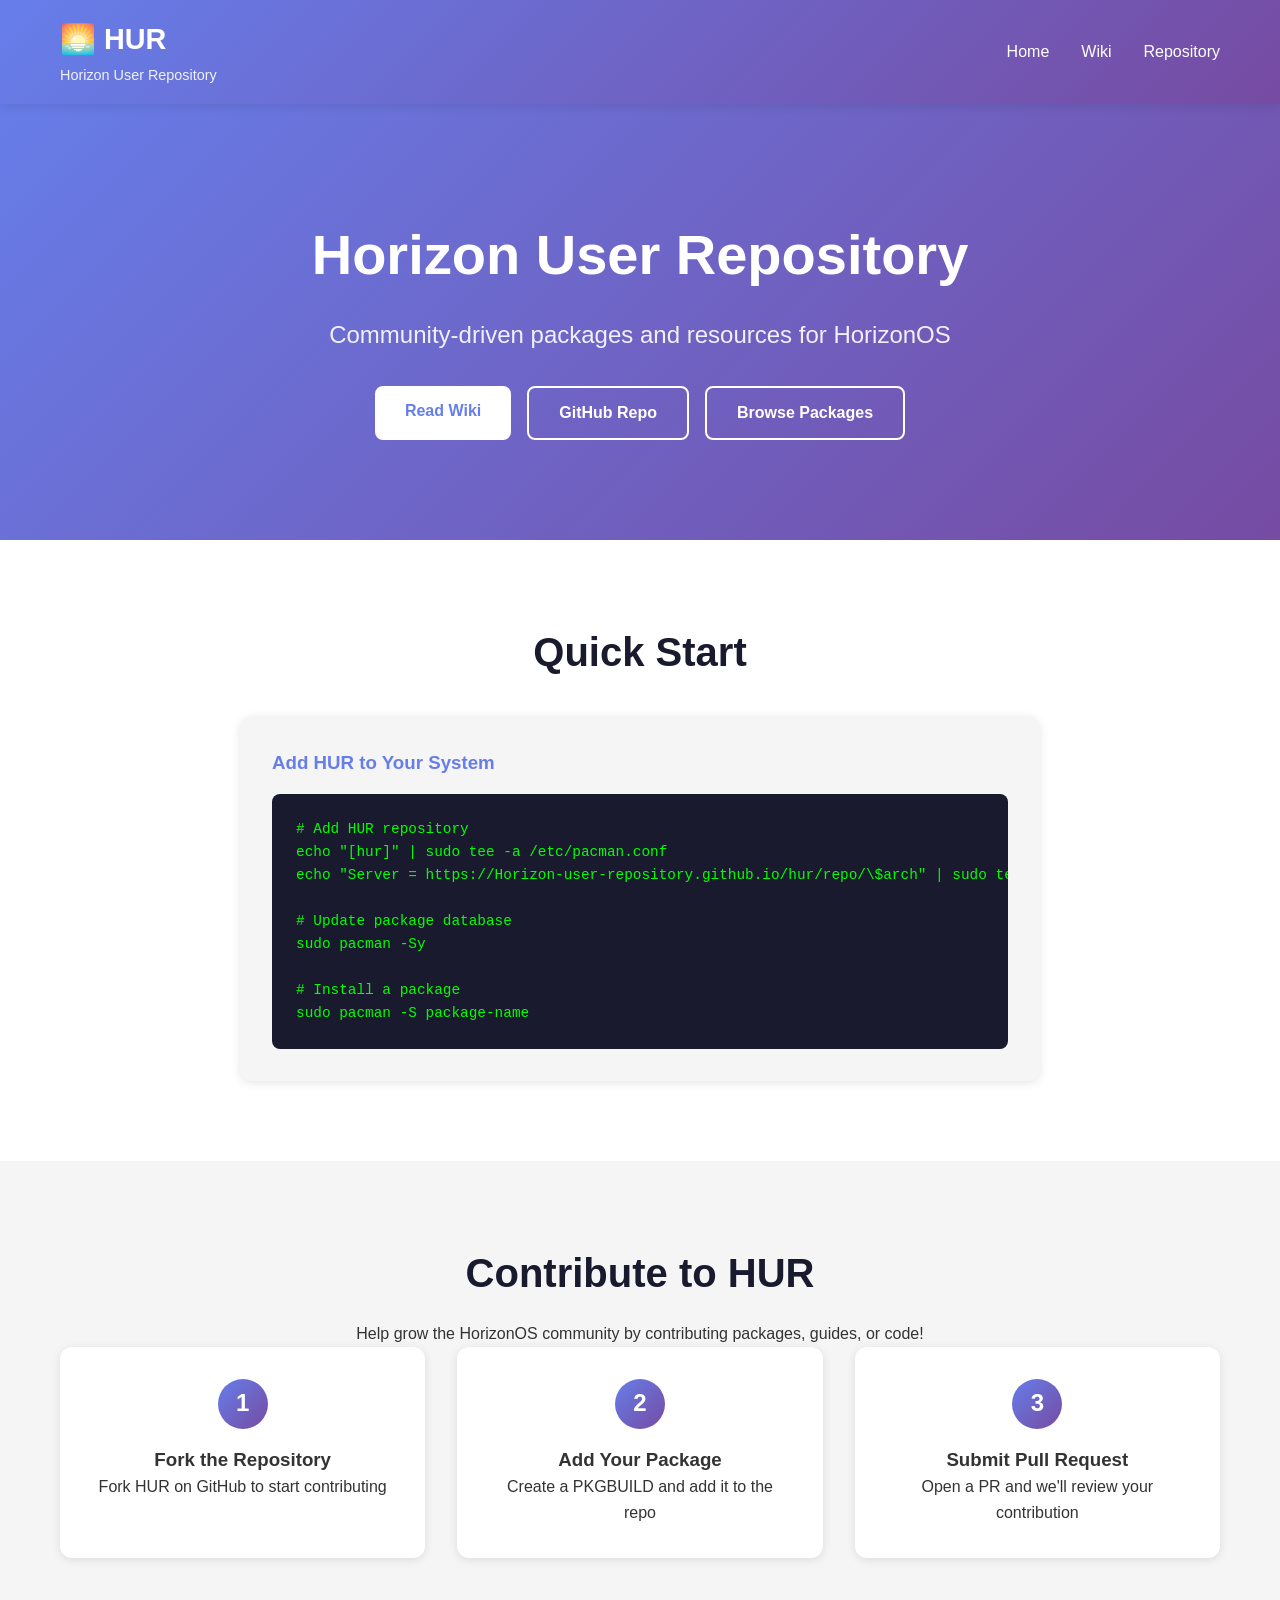
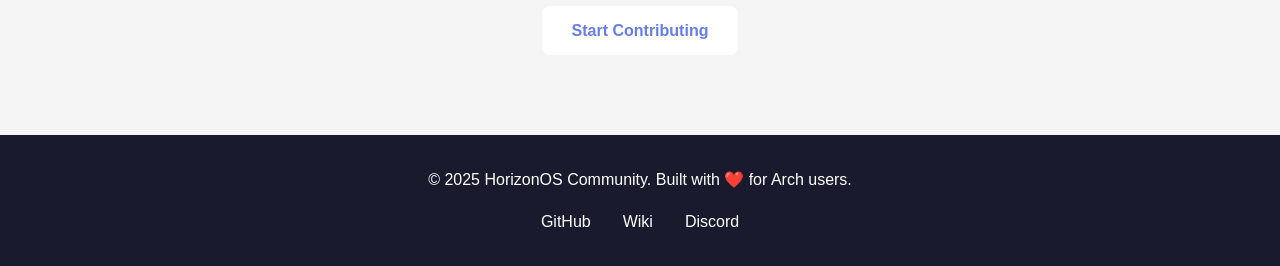
<file: index.html>
<!DOCTYPE html>
<html lang="en">
<head>
    <meta charset="UTF-8">
    <meta name="viewport" content="width=device-width, initial-scale=1.0">
    <title>HUR - Horizon User Repository</title>
    <link rel="stylesheet" href="assets/css/style.css">
</head>
<body>
    <nav class="navbar">
        <div class="container">
            <div class="nav-brand">
                <h1>🌅 HUR</h1>
                <span class="tagline">Horizon User Repository</span>
            </div>
            <ul class="nav-menu">
                <li><a href="#home">Home</a></li>
                <li><a href="wiki/">Wiki</a></li>
                <li><a href="https://github.com/Horizon-user-repository/hur">Repository</a></li>
            </ul>
        </div>
    </nav>

    <section id="home" class="hero">
        <div class="container">
            <h1 class="hero-title">Horizon User Repository</h1>
            <p class="hero-subtitle">Community-driven packages and resources for HorizonOS</p>
            <div class="hero-buttons">
                <a href="wiki/" class="btn btn-primary">Read Wiki</a>
                <a href="https://github.com/Horizon-user-repository/hur" class="btn btn-secondary">GitHub Repo</a>
                <a href="wiki/packages.html" class="btn btn-secondary">Browse Packages</a>
            </div>
        </div>
    </section>

    <section id="quick-start" class="quick-start">
        <div class="container">
            <h2>Quick Start</h2>
            <div class="installation-box">
                <h3>Add HUR to Your System</h3>
                <pre><code># Add HUR repository
echo "[hur]" | sudo tee -a /etc/pacman.conf
echo "Server = https://Horizon-user-repository.github.io/hur/repo/\$arch" | sudo tee -a /etc/pacman.conf

# Update package database
sudo pacman -Sy

# Install a package
sudo pacman -S package-name</code></pre>
            </div>
        </div>
    </section>

    <section id="contribute" class="contribute">
        <div class="container">
            <h2>Contribute to HUR</h2>
            <p>Help grow the HorizonOS community by contributing packages, guides, or code!</p>
            <div class="contribute-steps">
                <div class="step">
                    <div class="step-number">1</div>
                    <h3>Fork the Repository</h3>
                    <p>Fork HUR on GitHub to start contributing</p>
                </div>
                <div class="step">
                    <div class="step-number">2</div>
                    <h3>Add Your Package</h3>
                    <p>Create a PKGBUILD and add it to the repo</p>
                </div>
                <div class="step">
                    <div class="step-number">3</div>
                    <h3>Submit Pull Request</h3>
                    <p>Open a PR and we'll review your contribution</p>
                </div>
            </div>
            <a href="https://github.com/Horizon-user-repository/hur" class="btn btn-primary">Start Contributing</a>
        </div>
    </section>

    <footer>
        <div class="container">
            <p>&copy; 2025 HorizonOS Community. Built with ❤️ for Arch users.</p>
            <div class="social-links">
                <a href="https://github.com/yourusername/hur">GitHub</a>
                <a href="wiki/">Wiki</a>
                <a href="#">Discord</a>
            </div>
        </div>
    </footer>
</body>
</html>
</file>
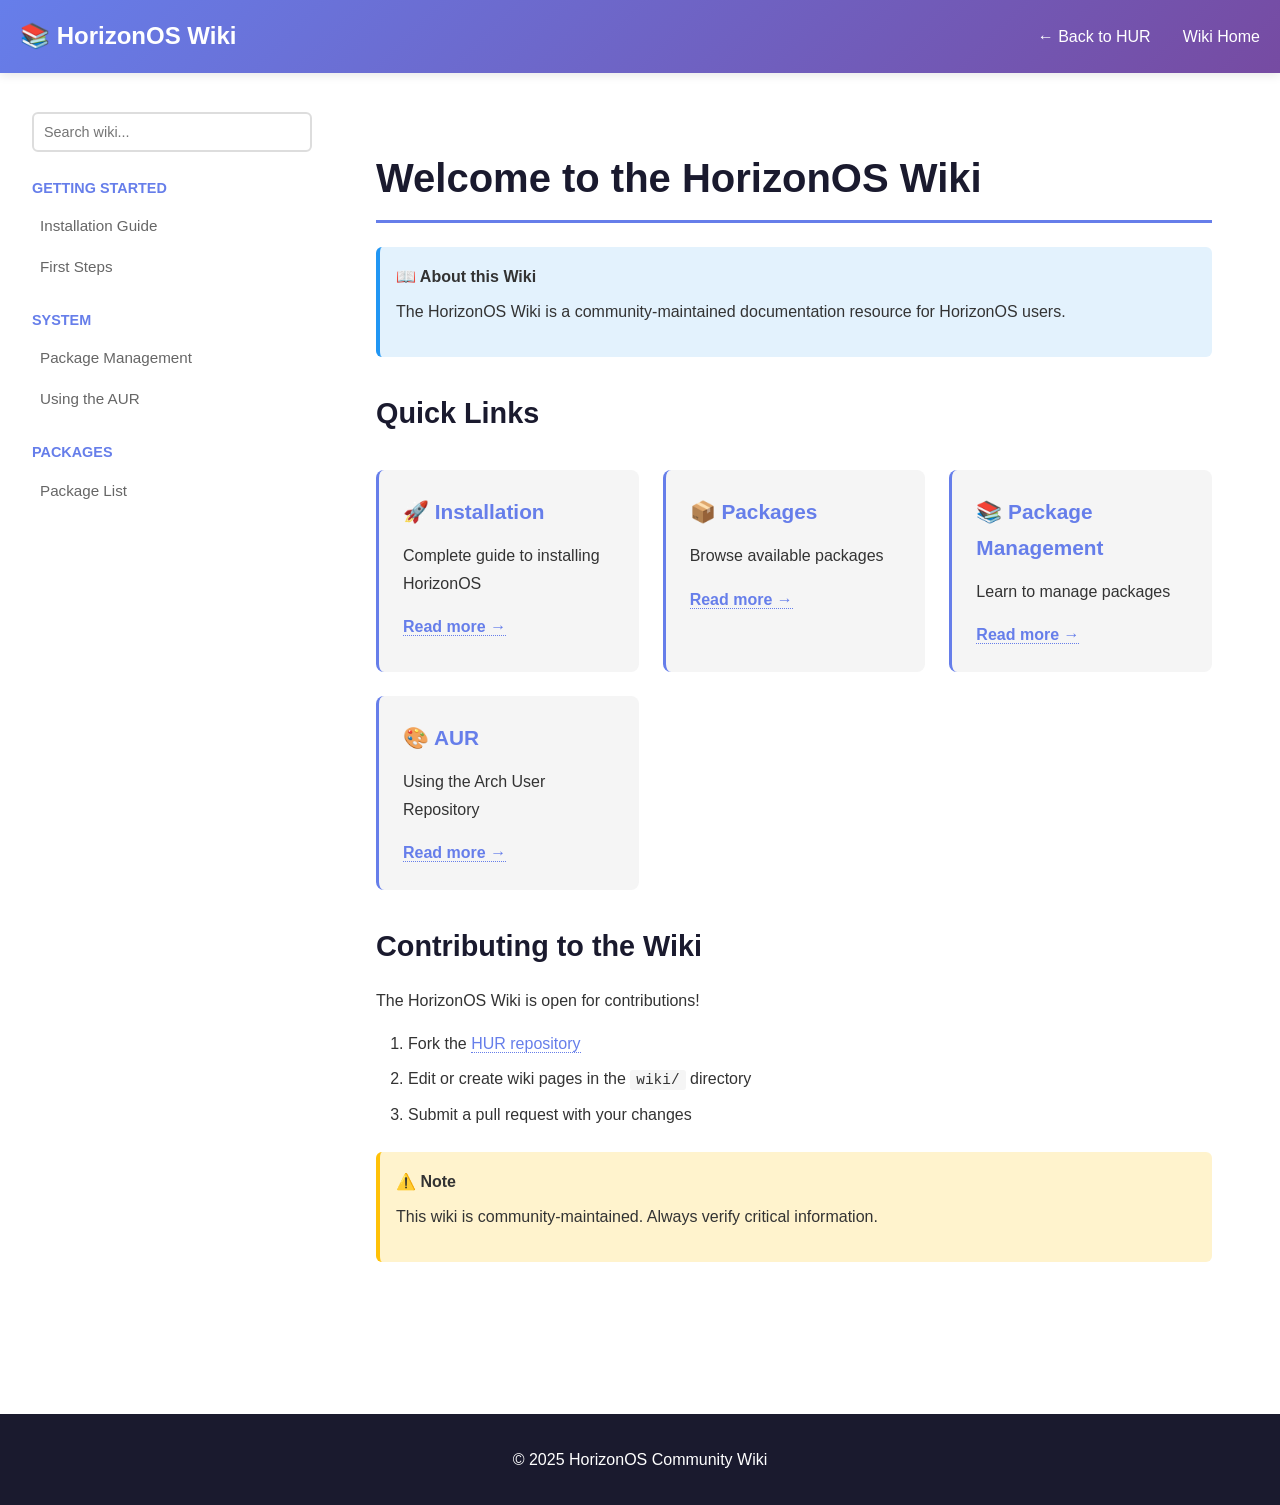
<file: wiki/index.html>
<!DOCTYPE html>
<html lang="en">
<head>
    <meta charset="UTF-8">
    <meta name="viewport" content="width=device-width, initial-scale=1.0">
    <title>HorizonOS Wiki</title>
    <link rel="stylesheet" href="../assets/css/wiki.css">
</head>
<body>
    <nav class="navbar">
        <div class="container">
            <div class="nav-brand">
                <h1>📚 HorizonOS Wiki</h1>
            </div>
            <ul class="nav-menu">
                <li><a href="../index.html">← Back to HUR</a></li>
                <li><a href="index.html">Wiki Home</a></li>
            </ul>
        </div>
    </nav>

    <div class="wiki-container">
        <aside class="sidebar">
            <div class="search-box">
                <input type="text" id="wiki-search" placeholder="Search wiki...">
            </div>
            <nav class="wiki-nav">
                <h3>Getting Started</h3>
                <ul>
                    <li><a href="installation.html">Installation Guide</a></li>
                    <li><a href="first-steps.html">First Steps</a></li>
                </ul>

                <h3>System</h3>
                <ul>
                    <li><a href="package-management.html">Package Management</a></li>
                    <li><a href="aur.html">Using the AUR</a></li>
                </ul>

                <h3>Packages</h3>
                <ul>
                    <li><a href="packages.html">Package List</a></li>
                </ul>
            </nav>
        </aside>

        <main class="wiki-content">
            <h1>Welcome to the HorizonOS Wiki</h1>
            
            <div class="info-box">
                <strong>📖 About this Wiki</strong>
                <p>The HorizonOS Wiki is a community-maintained documentation resource for HorizonOS users.</p>
            </div>

            <h2>Quick Links</h2>
            <div class="card-grid">
                <div class="wiki-card">
                    <h3>🚀 Installation</h3>
                    <p>Complete guide to installing HorizonOS</p>
                    <a href="installation.html">Read more →</a>
                </div>
                <div class="wiki-card">
                    <h3>📦 Packages</h3>
                    <p>Browse available packages</p>
                    <a href="packages.html">Read more →</a>
                </div>
                <div class="wiki-card">
                    <h3>📚 Package Management</h3>
                    <p>Learn to manage packages</p>
                    <a href="package-management.html">Read more →</a>
                </div>
                <div class="wiki-card">
                    <h3>🎨 AUR</h3>
                    <p>Using the Arch User Repository</p>
                    <a href="aur.html">Read more →</a>
                </div>
            </div>

            <h2>Contributing to the Wiki</h2>
            <p>The HorizonOS Wiki is open for contributions!</p>
            <ol>
                <li>Fork the <a href="https://github.com/Horizon-user-repository/hur">HUR repository</a></li>
                <li>Edit or create wiki pages in the <code>wiki/</code> directory</li>
                <li>Submit a pull request with your changes</li>
            </ol>

            <div class="warning-box">
                <strong>⚠️ Note</strong>
                <p>This wiki is community-maintained. Always verify critical information.</p>
            </div>
        </main>
    </div>

    <footer>
        <div class="container">
            <p>&copy; 2025 HorizonOS Community Wiki</p>
        </div>
    </footer>
</body>
</html>
</file>
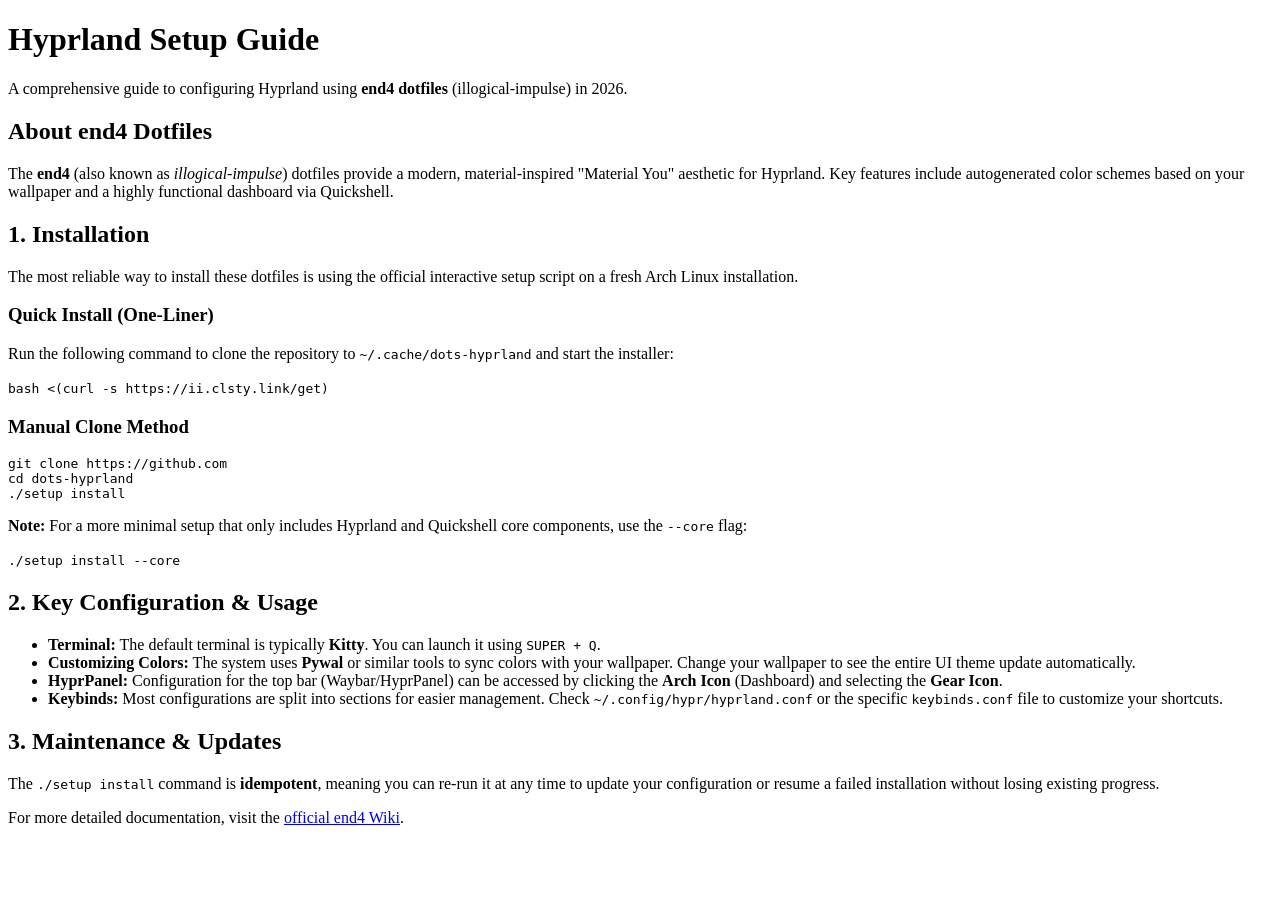
<file: guides/hyprland-setup.html>
<!DOCTYPE html>
<html lang="en">
<head>
    <meta charset="UTF-8">
    <meta name="viewport" content="width=device-width, initial-scale=1.0">
    <title>Hyprland Setup Guide: End4 Dotfiles</title>
</head>
<body>
    <header>
        <h1>Hyprland Setup Guide</h1>
        <p>A comprehensive guide to configuring Hyprland using <strong>end4 dotfiles</strong> (illogical-impulse) in 2026.</p>
    </header>

    <section id="introduction">
        <h2>About end4 Dotfiles</h2>
        <p>The <strong>end4</strong> (also known as <em>illogical-impulse</em>) dotfiles provide a modern, material-inspired "Material You" aesthetic for Hyprland. Key features include autogenerated color schemes based on your wallpaper and a highly functional dashboard via Quickshell.</p>
    </section>

    <section id="installation">
        <h2>1. Installation</h2>
        <p>The most reliable way to install these dotfiles is using the official interactive setup script on a fresh Arch Linux installation.</p>
        
        <h3>Quick Install (One-Liner)</h3>
        <p>Run the following command to clone the repository to <code>~/.cache/dots-hyprland</code> and start the installer:</p>
        <code>bash &lt;(curl -s https://ii.clsty.link/get)</code>

        <h3>Manual Clone Method</h3>
        <pre>
git clone https://github.com
cd dots-hyprland
./setup install</pre>
        
        <p><strong>Note:</strong> For a more minimal setup that only includes Hyprland and Quickshell core components, use the <code>--core</code> flag:</p>
        <code>./setup install --core</code>
    </section>

    <section id="configuration">
        <h2>2. Key Configuration & Usage</h2>
        <ul>
            <li><strong>Terminal:</strong> The default terminal is typically <strong>Kitty</strong>. You can launch it using <code>SUPER + Q</code>.</li>
            <li><strong>Customizing Colors:</strong> The system uses <strong>Pywal</strong> or similar tools to sync colors with your wallpaper. Change your wallpaper to see the entire UI theme update automatically.</li>
            <li><strong>HyprPanel:</strong> Configuration for the top bar (Waybar/HyprPanel) can be accessed by clicking the <strong>Arch Icon</strong> (Dashboard) and selecting the <strong>Gear Icon</strong>.</li>
            <li><strong>Keybinds:</strong> Most configurations are split into sections for easier management. Check <code>~/.config/hypr/hyprland.conf</code> or the specific <code>keybinds.conf</code> file to customize your shortcuts.</li>
        </ul>
    </section>

    <section id="maintenance">
        <h2>3. Maintenance & Updates</h2>
        <p>The <code>./setup install</code> command is <strong>idempotent</strong>, meaning you can re-run it at any time to update your configuration or resume a failed installation without losing existing progress.</p>
    </section>

    <footer>
        <p>For more detailed documentation, visit the <a href="https://end-4.github.io">official end4 Wiki</a>.</p>
    </footer>
</body>
</html>
</file>
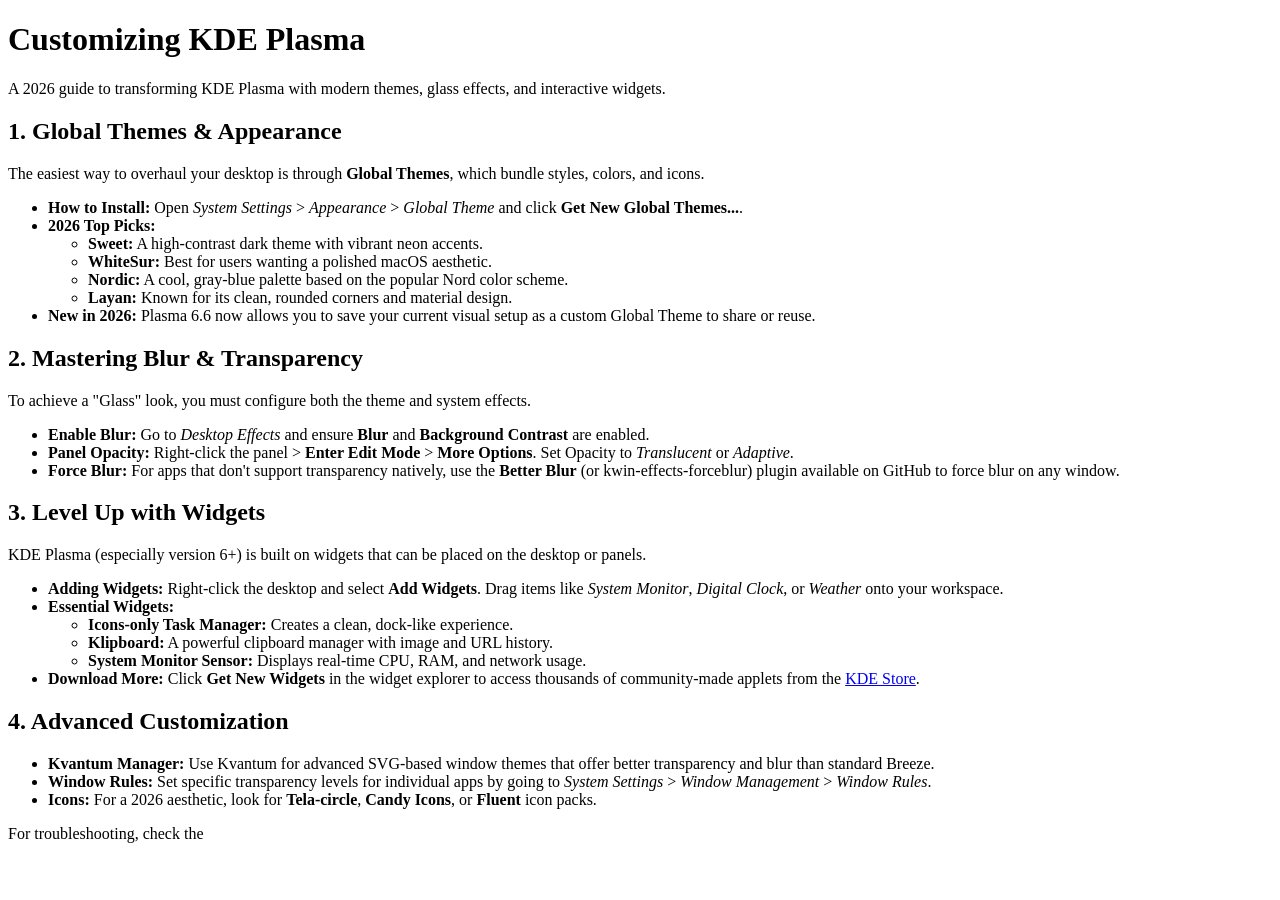
<file: guides/plasma-customization.html>
<!DOCTYPE html>
<html lang="en">
<head>
    <meta charset="UTF-8">
    <meta name="viewport" content="width=device-width, initial-scale=1.0">
    <title>Customizing KDE Plasma 2026: Themes & Widgets</title>
</head>
<body>
    <header>
        <h1>Customizing KDE Plasma</h1>
        <p>A 2026 guide to transforming KDE Plasma with modern themes, glass effects, and interactive widgets.</p>
    </header>

    <section id="global-themes">
        <h2>1. Global Themes & Appearance</h2>
        <p>The easiest way to overhaul your desktop is through <strong>Global Themes</strong>, which bundle styles, colors, and icons.</p>
        <ul>
            <li><strong>How to Install:</strong> Open <em>System Settings</em> > <em>Appearance</em> > <em>Global Theme</em> and click <strong>Get New Global Themes...</strong>.</li>
            <li><strong>2026 Top Picks:</strong>
                <ul>
                    <li><strong>Sweet:</strong> A high-contrast dark theme with vibrant neon accents.</li>
                    <li><strong>WhiteSur:</strong> Best for users wanting a polished macOS aesthetic.</li>
                    <li><strong>Nordic:</strong> A cool, gray-blue palette based on the popular Nord color scheme.</li>
                    <li><strong>Layan:</strong> Known for its clean, rounded corners and material design.</li>
                </ul>
            </li>
            <li><strong>New in 2026:</strong> Plasma 6.6 now allows you to save your current visual setup as a custom Global Theme to share or reuse.</li>
        </ul>
    </section>

    <section id="blur-transparency">
        <h2>2. Mastering Blur & Transparency</h2>
        <p>To achieve a "Glass" look, you must configure both the theme and system effects.</p>
        <ul>
            <li><strong>Enable Blur:</strong> Go to <em>Desktop Effects</em> and ensure <strong>Blur</strong> and <strong>Background Contrast</strong> are enabled.</li>
            <li><strong>Panel Opacity:</strong> Right-click the panel > <strong>Enter Edit Mode</strong> > <strong>More Options</strong>. Set Opacity to <em>Translucent</em> or <em>Adaptive</em>.</li>
            <li><strong>Force Blur:</strong> For apps that don't support transparency natively, use the <strong>Better Blur</strong> (or kwin-effects-forceblur) plugin available on GitHub to force blur on any window.</li>
        </ul>
    </section>

    <section id="widgets">
        <h2>3. Level Up with Widgets</h2>
        <p>KDE Plasma (especially version 6+) is built on widgets that can be placed on the desktop or panels.</p>
        <ul>
            <li><strong>Adding Widgets:</strong> Right-click the desktop and select <strong>Add Widgets</strong>. Drag items like <em>System Monitor</em>, <em>Digital Clock</em>, or <em>Weather</em> onto your workspace.</li>
            <li><strong>Essential Widgets:</strong>
                <ul>
                    <li><strong>Icons-only Task Manager:</strong> Creates a clean, dock-like experience.</li>
                    <li><strong>Klipboard:</strong> A powerful clipboard manager with image and URL history.</li>
                    <li><strong>System Monitor Sensor:</strong> Displays real-time CPU, RAM, and network usage.</li>
                </ul>
            </li>
            <li><strong>Download More:</strong> Click <strong>Get New Widgets</strong> in the widget explorer to access thousands of community-made applets from the <a href="https://store.kde.org/">KDE Store</a>.</li>
        </ul>
    </section>

    <section id="advanced">
        <h2>4. Advanced Customization</h2>
        <ul>
            <li><strong>Kvantum Manager:</strong> Use Kvantum for advanced SVG-based window themes that offer better transparency and blur than standard Breeze.</li>
            <li><strong>Window Rules:</strong> Set specific transparency levels for individual apps by going to <em>System Settings</em> > <em>Window Management</em> > <em>Window Rules</em>.</li>
            <li><strong>Icons:</strong> For a 2026 aesthetic, look for <strong>Tela-circle</strong>, <strong>Candy Icons</strong>, or <strong>Fluent</strong> icon packs.</li>
        </ul>
    </section>

    <footer>
        <p>For troubleshooting, check the <a href="
</file>
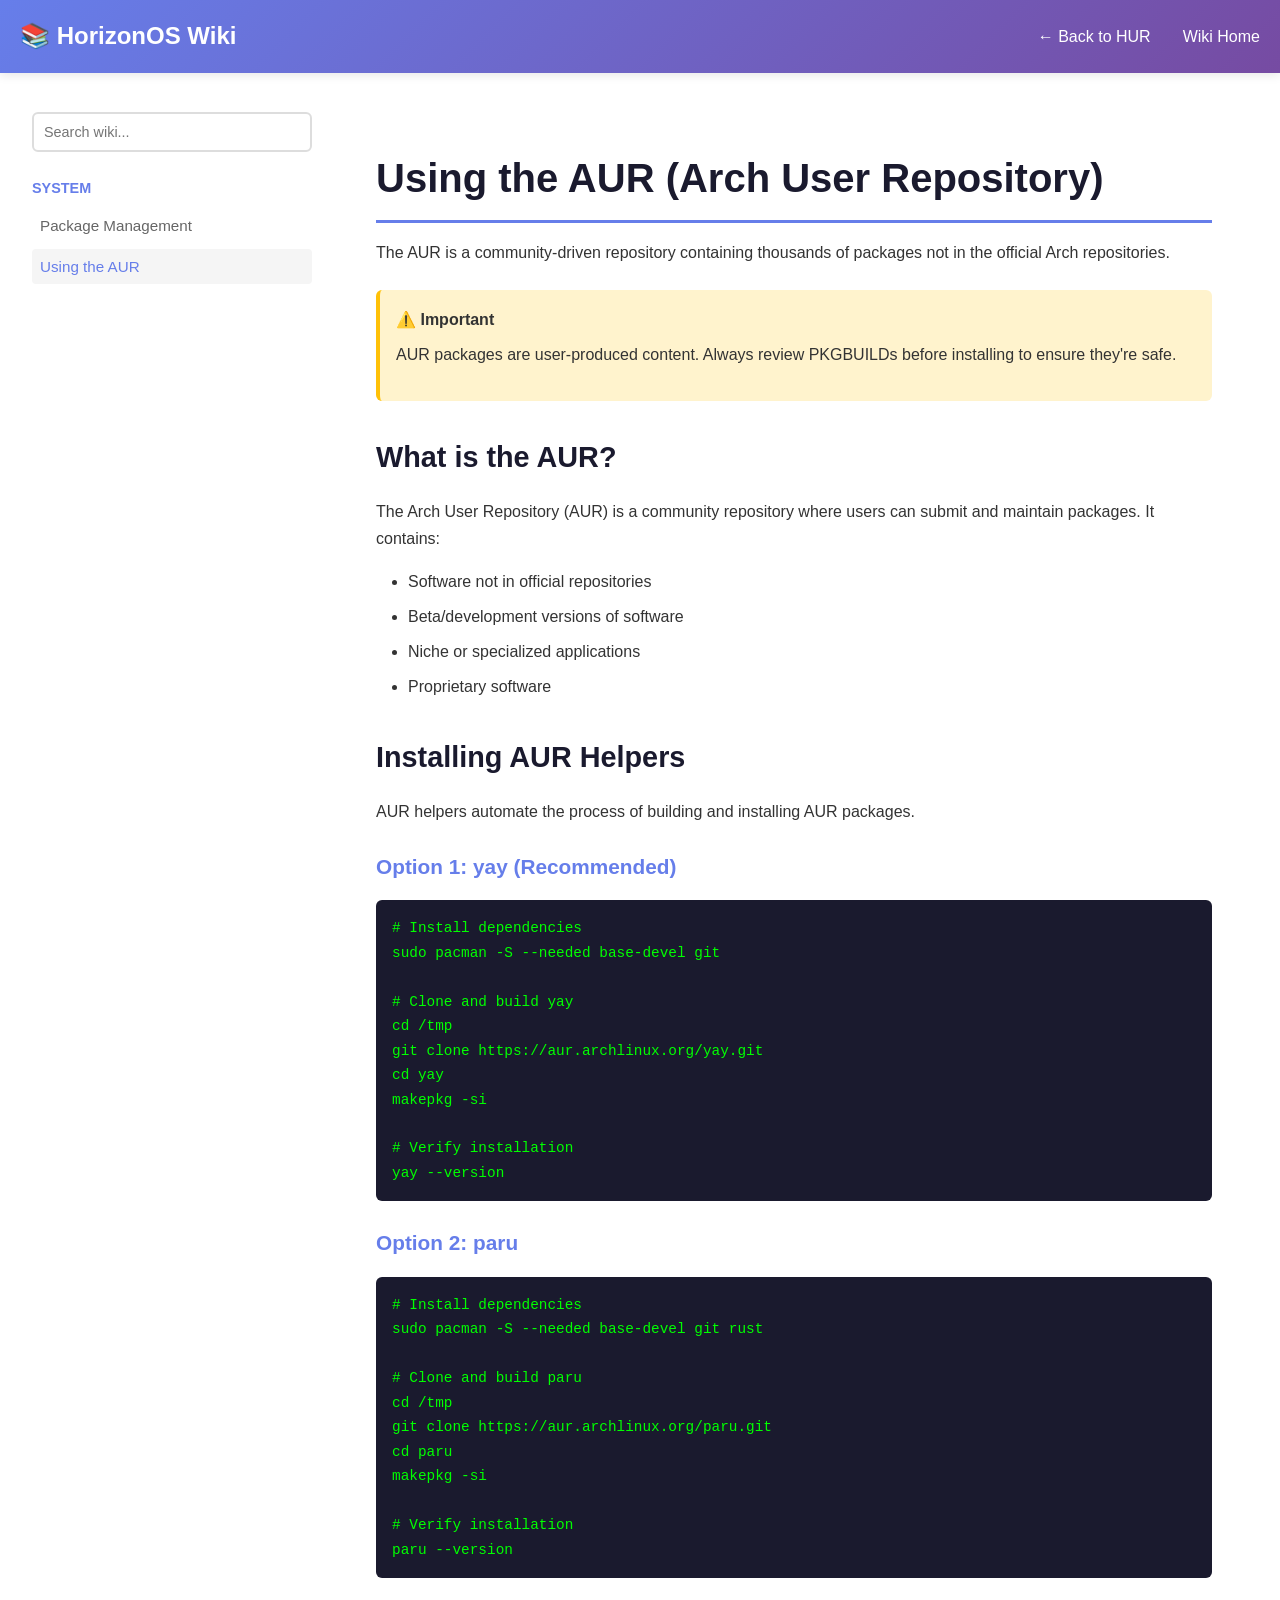
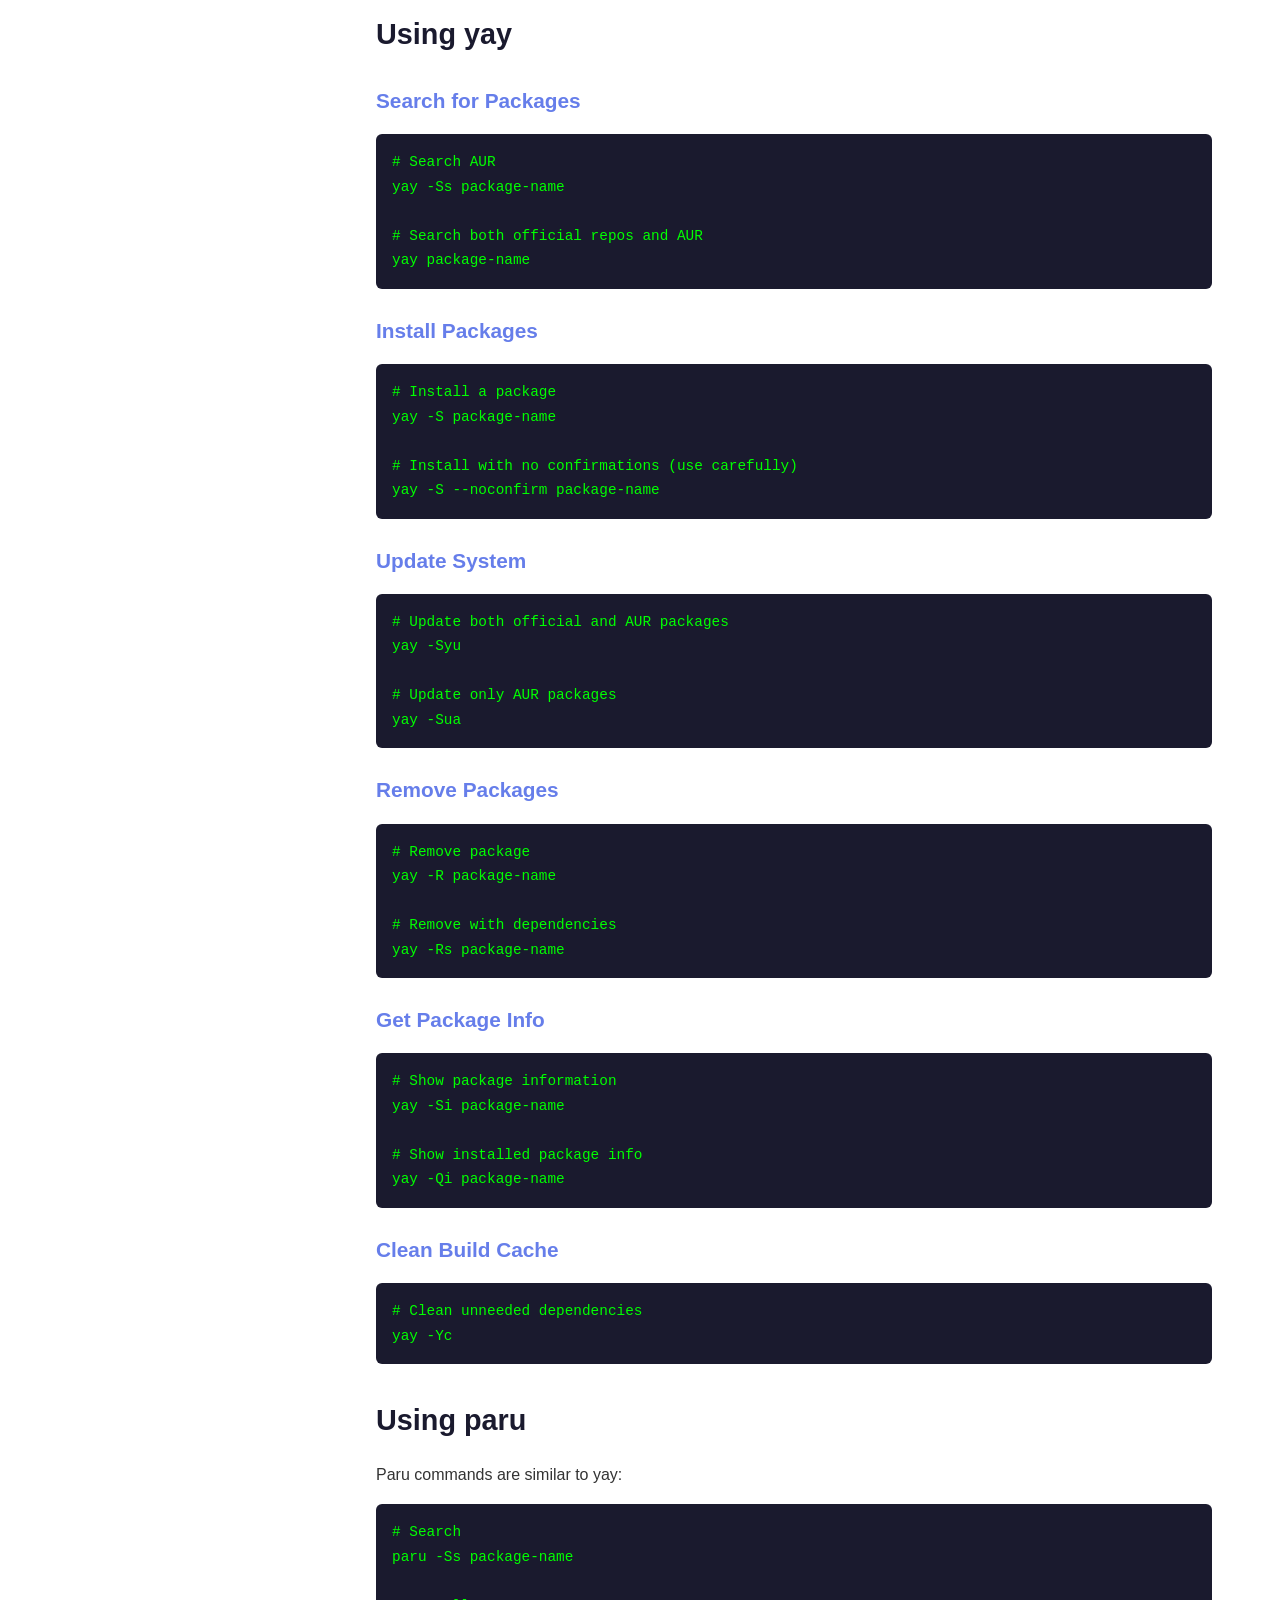
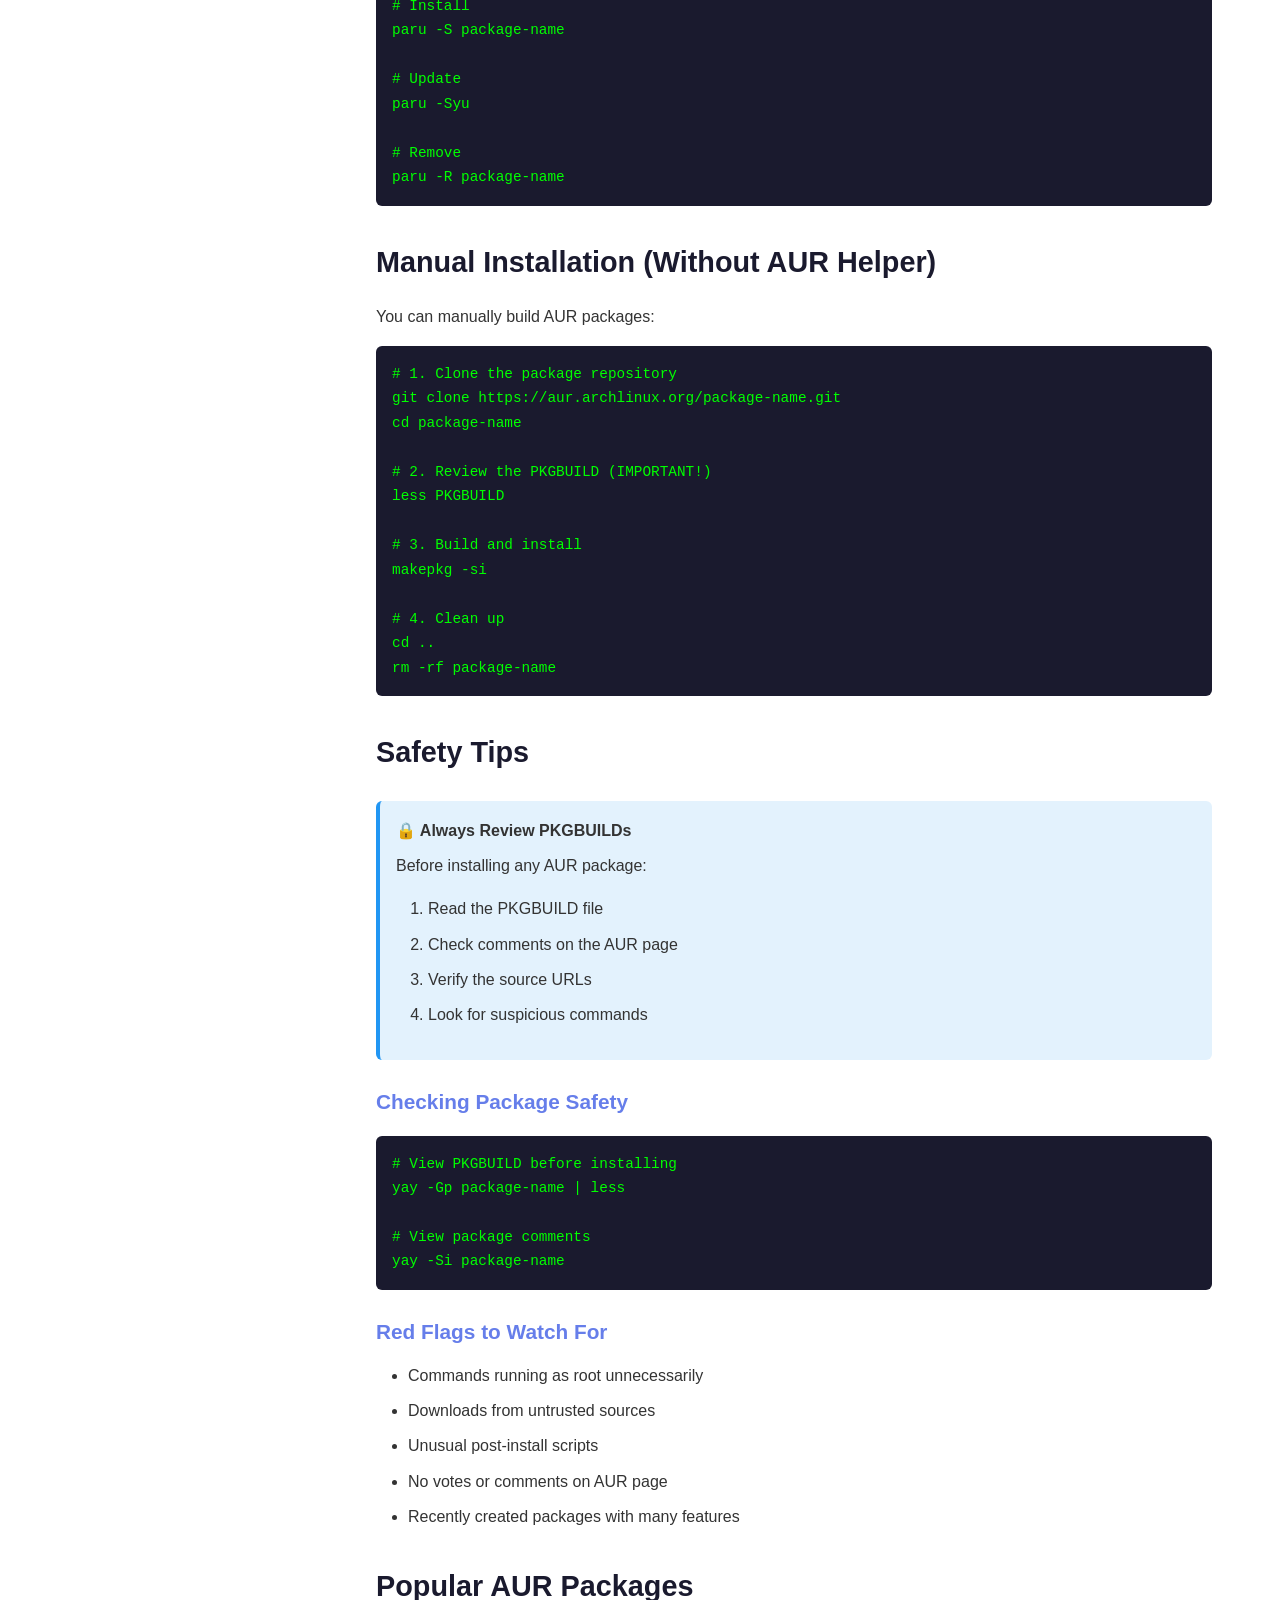
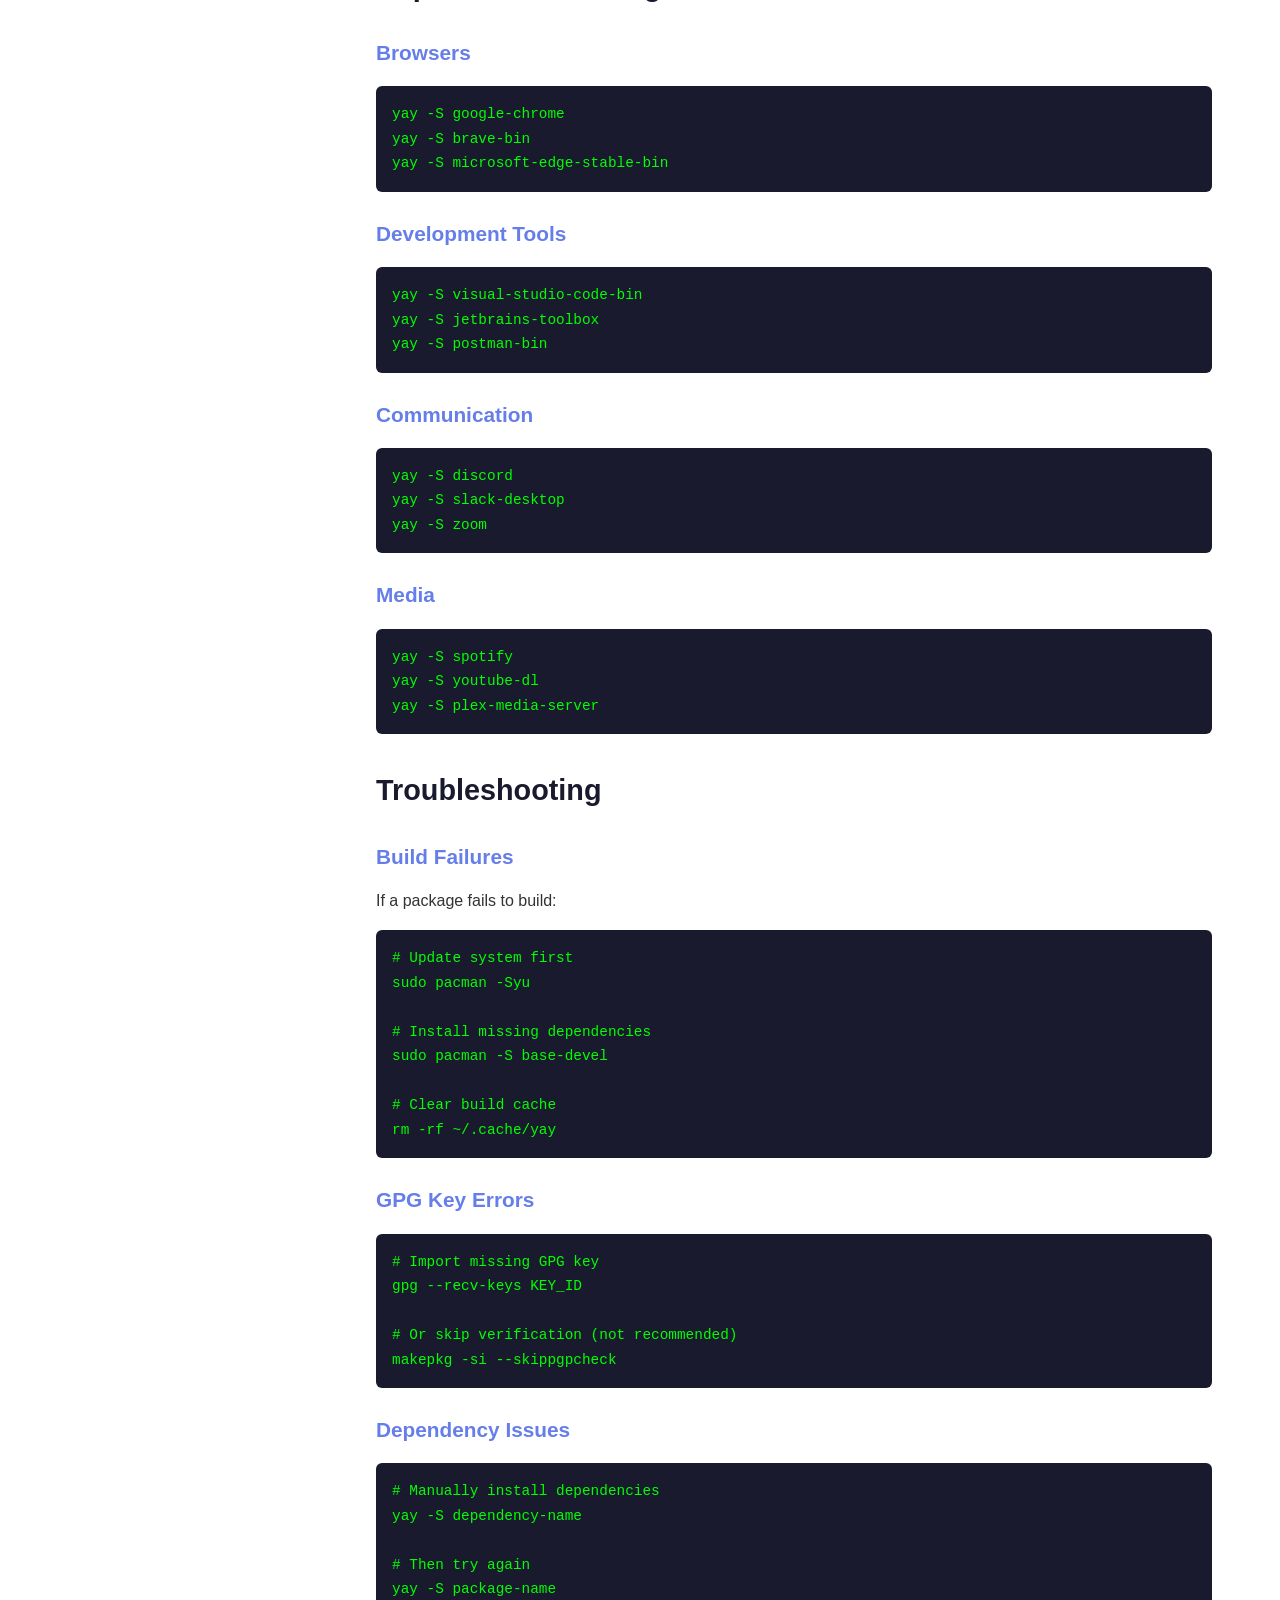
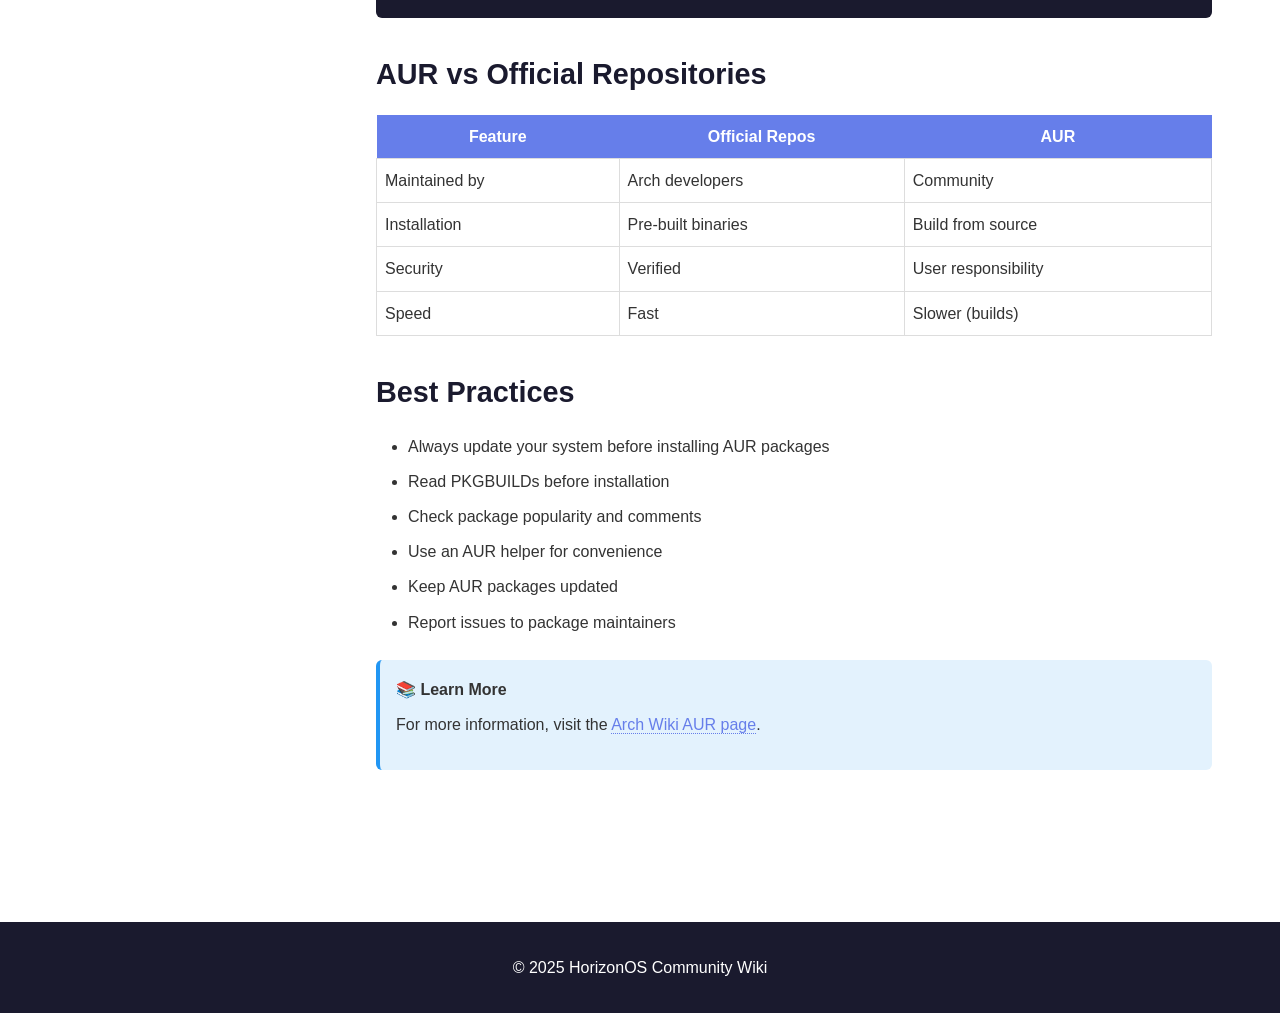
<file: wiki/aur.html>
<!DOCTYPE html>
<html lang="en">
<head>
    <meta charset="UTF-8">
    <meta name="viewport" content="width=device-width, initial-scale=1.0">
    <title>Using the AUR - HorizonOS Wiki</title>
    <link rel="stylesheet" href="../assets/css/wiki.css">
</head>
<body>
    <nav class="navbar">
        <div class="container">
            <div class="nav-brand">
                <h1>📚 HorizonOS Wiki</h1>
            </div>
            <ul class="nav-menu">
                <li><a href="../index.html">← Back to HUR</a></li>
                <li><a href="index.html">Wiki Home</a></li>
            </ul>
        </div>
    </nav>

    <div class="wiki-container">
        <aside class="sidebar">
            <div class="search-box">
                <input type="text" placeholder="Search wiki...">
            </div>
            <nav class="wiki-nav">
                <h3>System</h3>
                <ul>
                    <li><a href="package-management.html">Package Management</a></li>
                    <li><a href="aur.html" style="background: var(--light); color: var(--primary);">Using the AUR</a></li>
                </ul>
            </nav>
        </aside>

        <main class="wiki-content">
            <h1>Using the AUR (Arch User Repository)</h1>
            
            <p>The AUR is a community-driven repository containing thousands of packages not in the official Arch repositories.</p>

            <div class="warning-box">
                <strong>⚠️ Important</strong>
                <p>AUR packages are user-produced content. Always review PKGBUILDs before installing to ensure they're safe.</p>
            </div>

            <h2>What is the AUR?</h2>
            <p>The Arch User Repository (AUR) is a community repository where users can submit and maintain packages. It contains:</p>
            <ul>
                <li>Software not in official repositories</li>
                <li>Beta/development versions of software</li>
                <li>Niche or specialized applications</li>
                <li>Proprietary software</li>
            </ul>

            <h2>Installing AUR Helpers</h2>
            <p>AUR helpers automate the process of building and installing AUR packages.</p>

            <h3>Option 1: yay (Recommended)</h3>
            <pre><code># Install dependencies
sudo pacman -S --needed base-devel git

# Clone and build yay
cd /tmp
git clone https://aur.archlinux.org/yay.git
cd yay
makepkg -si

# Verify installation
yay --version</code></pre>

            <h3>Option 2: paru</h3>
            <pre><code># Install dependencies
sudo pacman -S --needed base-devel git rust

# Clone and build paru
cd /tmp
git clone https://aur.archlinux.org/paru.git
cd paru
makepkg -si

# Verify installation
paru --version</code></pre>

            <h2>Using yay</h2>

            <h3>Search for Packages</h3>
            <pre><code># Search AUR
yay -Ss package-name

# Search both official repos and AUR
yay package-name</code></pre>

            <h3>Install Packages</h3>
            <pre><code># Install a package
yay -S package-name

# Install with no confirmations (use carefully)
yay -S --noconfirm package-name</code></pre>

            <h3>Update System</h3>
            <pre><code># Update both official and AUR packages
yay -Syu

# Update only AUR packages
yay -Sua</code></pre>

            <h3>Remove Packages</h3>
            <pre><code># Remove package
yay -R package-name

# Remove with dependencies
yay -Rs package-name</code></pre>

            <h3>Get Package Info</h3>
            <pre><code># Show package information
yay -Si package-name

# Show installed package info
yay -Qi package-name</code></pre>

            <h3>Clean Build Cache</h3>
            <pre><code># Clean unneeded dependencies
yay -Yc</code></pre>

            <h2>Using paru</h2>
            <p>Paru commands are similar to yay:</p>
            <pre><code># Search
paru -Ss package-name

# Install
paru -S package-name

# Update
paru -Syu

# Remove
paru -R package-name</code></pre>

            <h2>Manual Installation (Without AUR Helper)</h2>
            <p>You can manually build AUR packages:</p>
            <pre><code># 1. Clone the package repository
git clone https://aur.archlinux.org/package-name.git
cd package-name

# 2. Review the PKGBUILD (IMPORTANT!)
less PKGBUILD

# 3. Build and install
makepkg -si

# 4. Clean up
cd ..
rm -rf package-name</code></pre>

            <h2>Safety Tips</h2>

            <div class="info-box">
                <strong>🔒 Always Review PKGBUILDs</strong>
                <p>Before installing any AUR package:</p>
                <ol>
                    <li>Read the PKGBUILD file</li>
                    <li>Check comments on the AUR page</li>
                    <li>Verify the source URLs</li>
                    <li>Look for suspicious commands</li>
                </ol>
            </div>

            <h3>Checking Package Safety</h3>
            <pre><code># View PKGBUILD before installing
yay -Gp package-name | less

# View package comments
yay -Si package-name</code></pre>

            <h3>Red Flags to Watch For</h3>
            <ul>
                <li>Commands running as root unnecessarily</li>
                <li>Downloads from untrusted sources</li>
                <li>Unusual post-install scripts</li>
                <li>No votes or comments on AUR page</li>
                <li>Recently created packages with many features</li>
            </ul>

            <h2>Popular AUR Packages</h2>

            <h3>Browsers</h3>
            <pre><code>yay -S google-chrome
yay -S brave-bin
yay -S microsoft-edge-stable-bin</code></pre>

            <h3>Development Tools</h3>
            <pre><code>yay -S visual-studio-code-bin
yay -S jetbrains-toolbox
yay -S postman-bin</code></pre>

            <h3>Communication</h3>
            <pre><code>yay -S discord
yay -S slack-desktop
yay -S zoom</code></pre>

            <h3>Media</h3>
            <pre><code>yay -S spotify
yay -S youtube-dl
yay -S plex-media-server</code></pre>

            <h2>Troubleshooting</h2>

            <h3>Build Failures</h3>
            <p>If a package fails to build:</p>
            <pre><code># Update system first
sudo pacman -Syu

# Install missing dependencies
sudo pacman -S base-devel

# Clear build cache
rm -rf ~/.cache/yay</code></pre>

            <h3>GPG Key Errors</h3>
            <pre><code># Import missing GPG key
gpg --recv-keys KEY_ID

# Or skip verification (not recommended)
makepkg -si --skippgpcheck</code></pre>

            <h3>Dependency Issues</h3>
            <pre><code># Manually install dependencies
yay -S dependency-name

# Then try again
yay -S package-name</code></pre>

            <h2>AUR vs Official Repositories</h2>
            <table style="width: 100%; border-collapse: collapse; margin: 1rem 0;">
                <thead>
                    <tr style="background: var(--primary); color: white;">
                        <th style="padding: 0.5rem;">Feature</th>
                        <th style="padding: 0.5rem;">Official Repos</th>
                        <th style="padding: 0.5rem;">AUR</th>
                    </tr>
                </thead>
                <tbody>
                    <tr>
                        <td style="padding: 0.5rem; border: 1px solid #ddd;">Maintained by</td>
                        <td style="padding: 0.5rem; border: 1px solid #ddd;">Arch developers</td>
                        <td style="padding: 0.5rem; border: 1px solid #ddd;">Community</td>
                    </tr>
                    <tr>
                        <td style="padding: 0.5rem; border: 1px solid #ddd;">Installation</td>
                        <td style="padding: 0.5rem; border: 1px solid #ddd;">Pre-built binaries</td>
                        <td style="padding: 0.5rem; border: 1px solid #ddd;">Build from source</td>
                    </tr>
                    <tr>
                        <td style="padding: 0.5rem; border: 1px solid #ddd;">Security</td>
                        <td style="padding: 0.5rem; border: 1px solid #ddd;">Verified</td>
                        <td style="padding: 0.5rem; border: 1px solid #ddd;">User responsibility</td>
                    </tr>
                    <tr>
                        <td style="padding: 0.5rem; border: 1px solid #ddd;">Speed</td>
                        <td style="padding: 0.5rem; border: 1px solid #ddd;">Fast</td>
                        <td style="padding: 0.5rem; border: 1px solid #ddd;">Slower (builds)</td>
                    </tr>
                </tbody>
            </table>

            <h2>Best Practices</h2>
            <ul>
                <li>Always update your system before installing AUR packages</li>
                <li>Read PKGBUILDs before installation</li>
                <li>Check package popularity and comments</li>
                <li>Use an AUR helper for convenience</li>
                <li>Keep AUR packages updated</li>
                <li>Report issues to package maintainers</li>
            </ul>

            <div class="info-box">
                <strong>📚 Learn More</strong>
                <p>For more information, visit the <a href="https://wiki.archlinux.org/title/Arch_User_Repository">Arch Wiki AUR page</a>.</p>
            </div>
        </main>
    </div>

    <footer>
        <div class="container">
            <p>&copy; 2025 HorizonOS Community Wiki</p>
        </div>
    </footer>
</body>
</html>
</file>
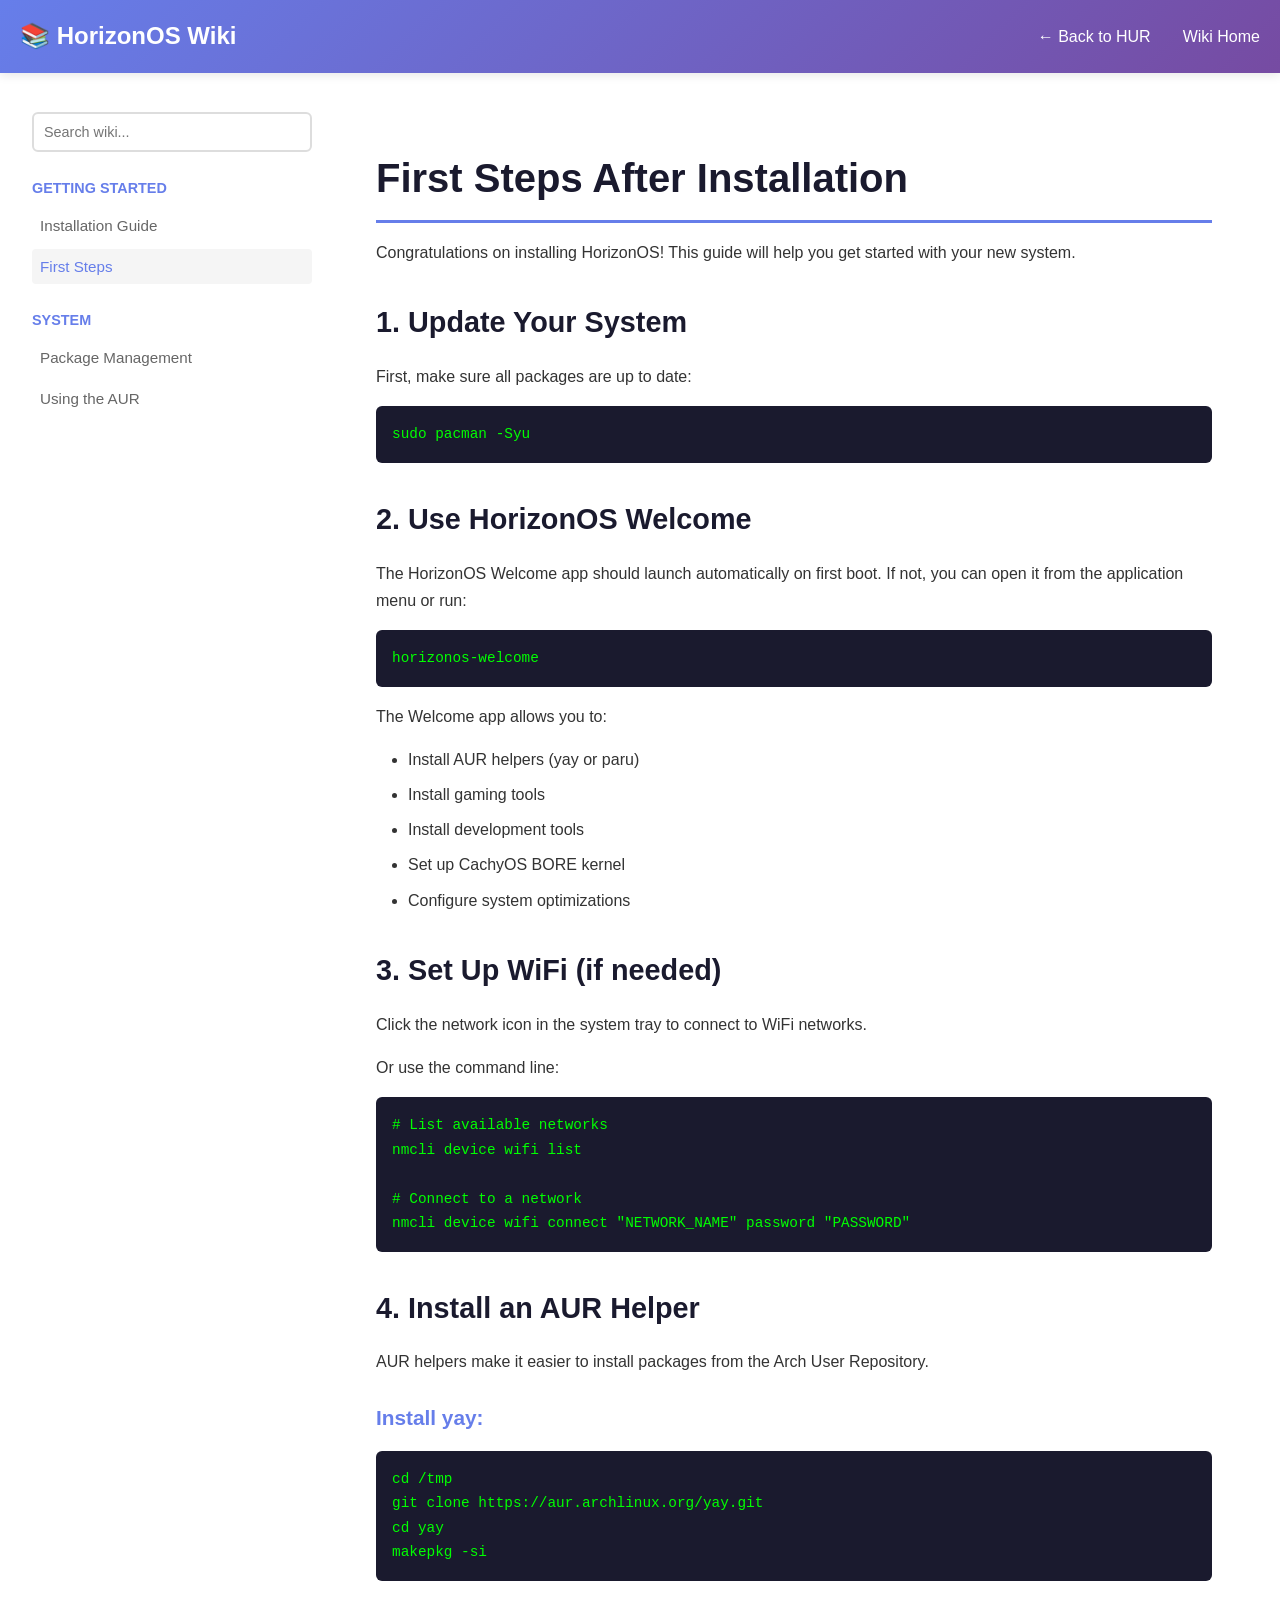
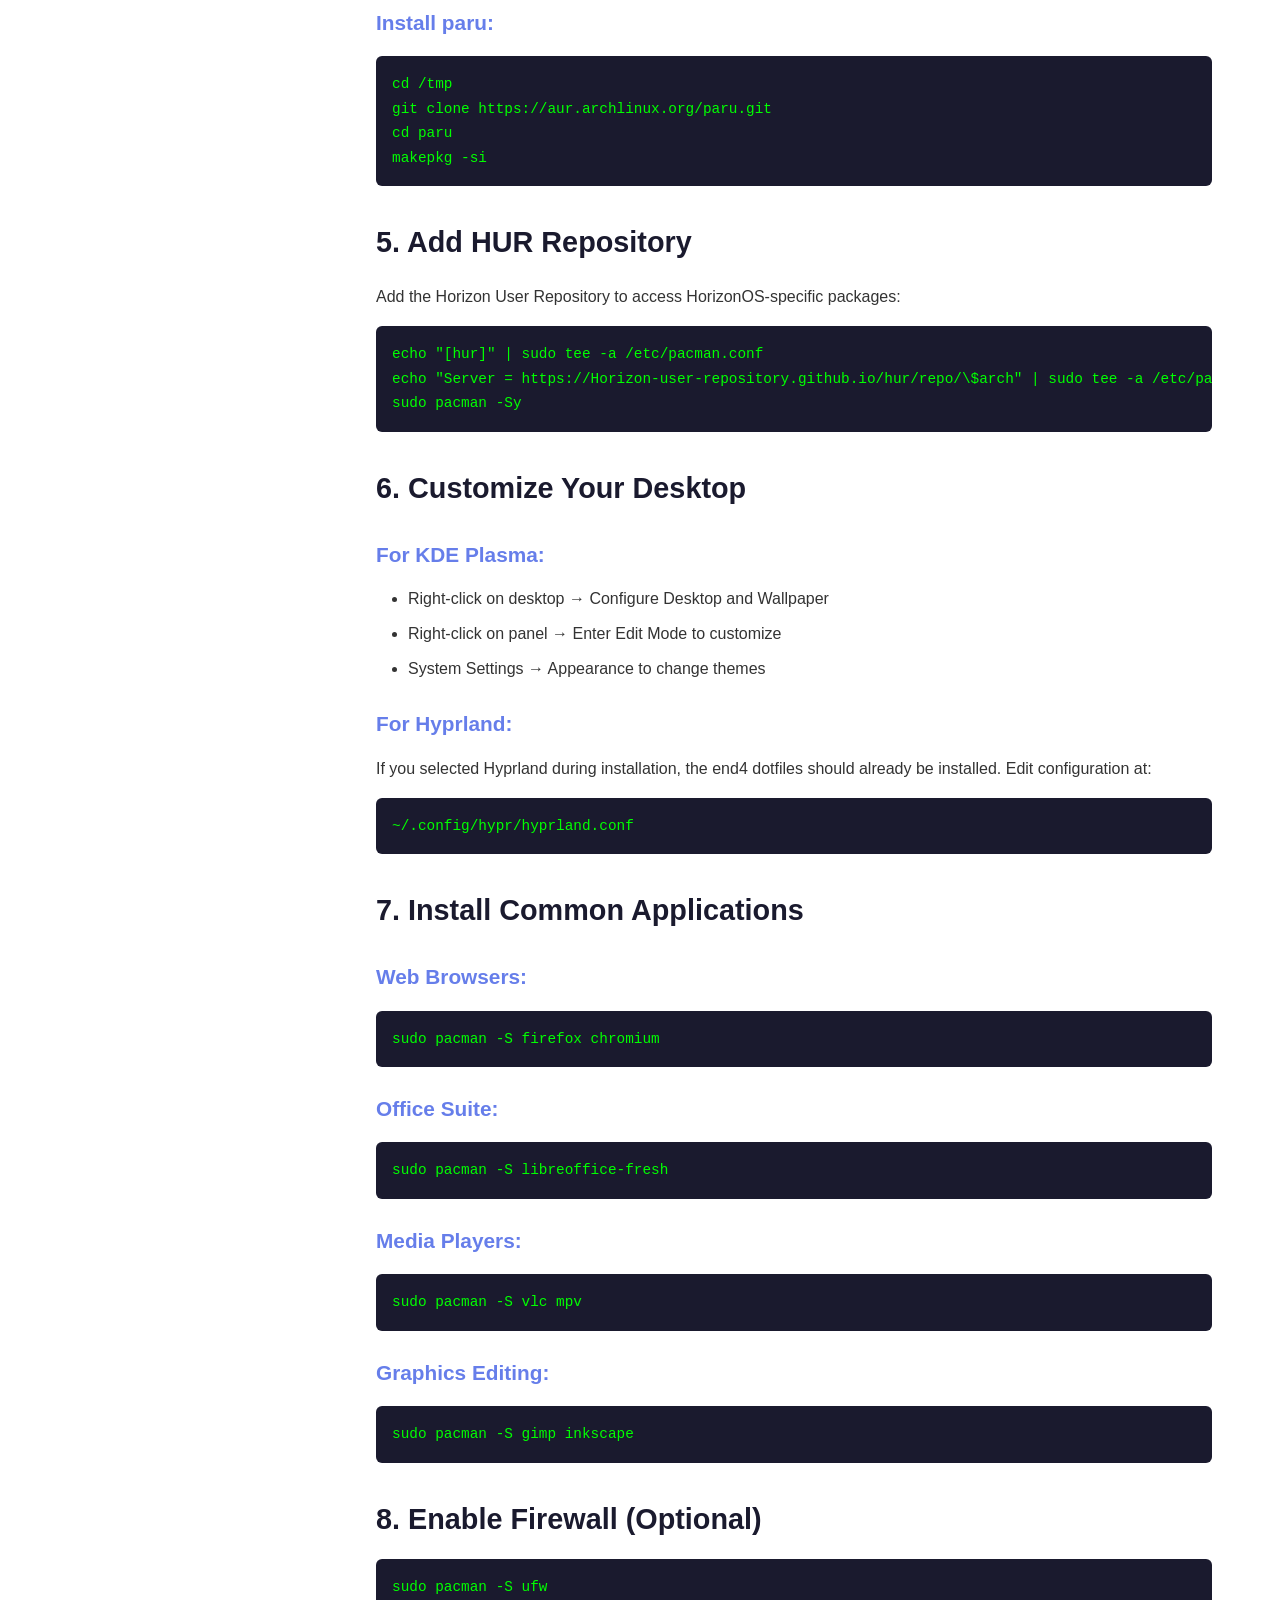
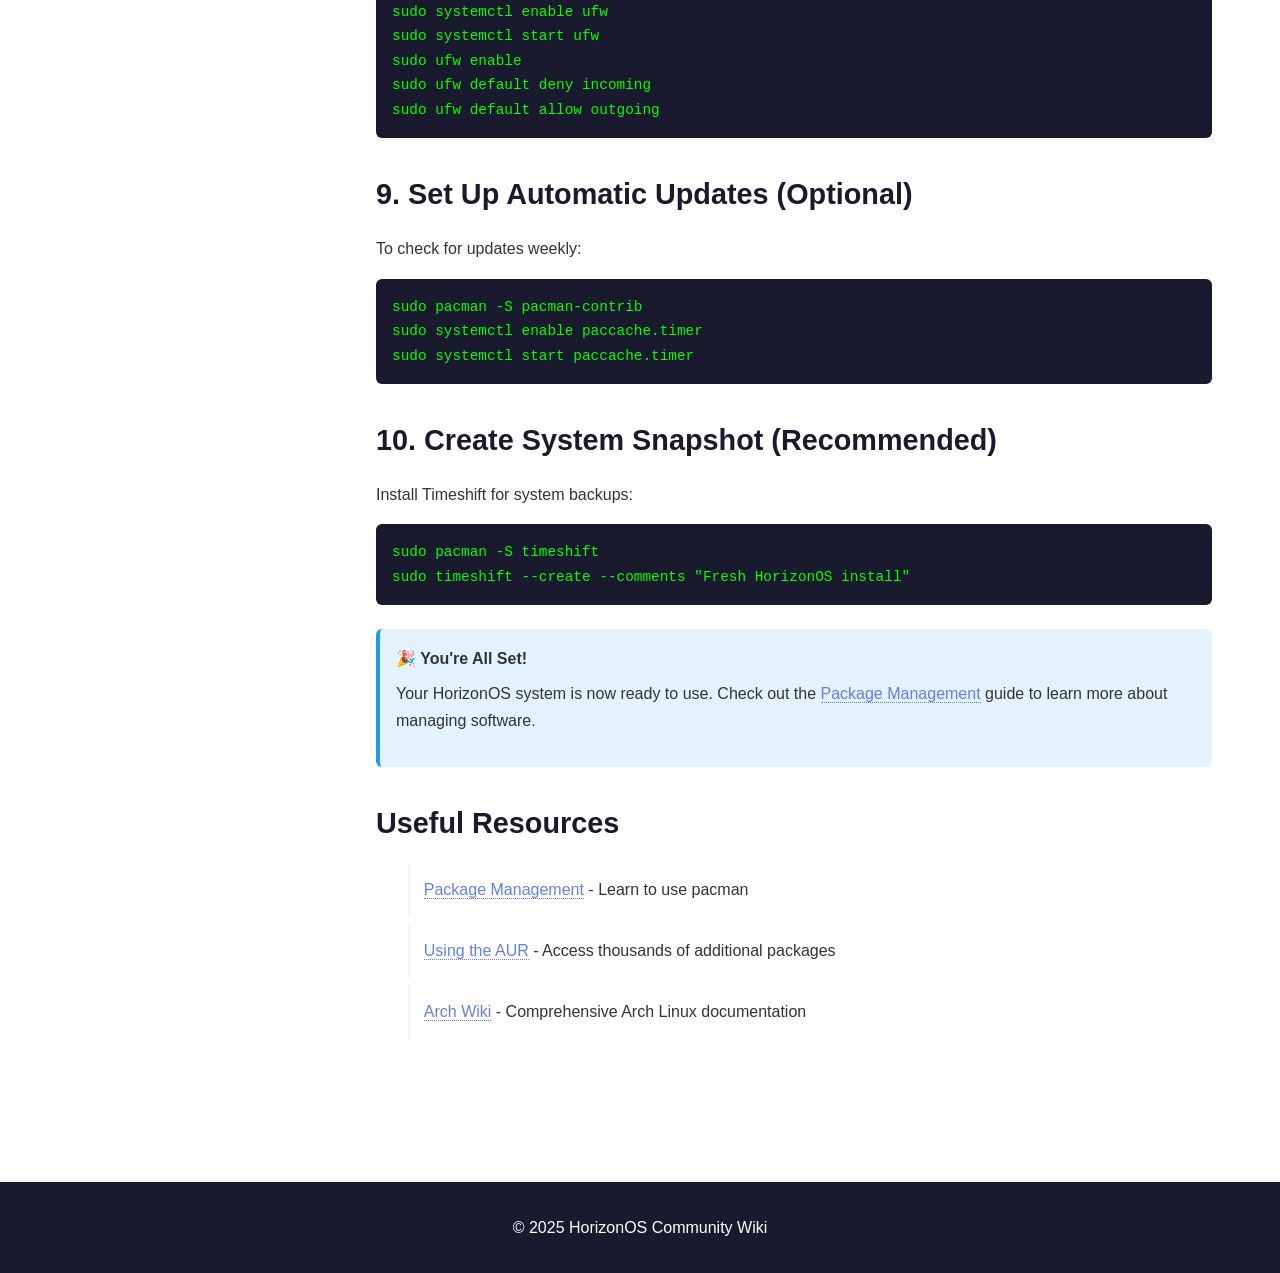
<file: wiki/first-steps.html>
<!DOCTYPE html>
<html lang="en">
<head>
    <meta charset="UTF-8">
    <meta name="viewport" content="width=device-width, initial-scale=1.0">
    <title>First Steps - HorizonOS Wiki</title>
    <link rel="stylesheet" href="../assets/css/wiki.css">
</head>
<body>
    <nav class="navbar">
        <div class="container">
            <div class="nav-brand">
                <h1>📚 HorizonOS Wiki</h1>
            </div>
            <ul class="nav-menu">
                <li><a href="../index.html">← Back to HUR</a></li>
                <li><a href="index.html">Wiki Home</a></li>
            </ul>
        </div>
    </nav>

    <div class="wiki-container">
        <aside class="sidebar">
            <div class="search-box">
                <input type="text" placeholder="Search wiki...">
            </div>
            <nav class="wiki-nav">
                <h3>Getting Started</h3>
                <ul>
                    <li><a href="installation.html">Installation Guide</a></li>
                    <li><a href="first-steps.html" style="background: var(--light); color: var(--primary);">First Steps</a></li>
                </ul>
                <h3>System</h3>
                <ul>
                    <li><a href="package-management.html">Package Management</a></li>
                    <li><a href="aur.html">Using the AUR</a></li>
                </ul>
            </nav>
        </aside>

        <main class="wiki-content">
            <h1>First Steps After Installation</h1>
            
            <p>Congratulations on installing HorizonOS! This guide will help you get started with your new system.</p>

            <h2>1. Update Your System</h2>
            <p>First, make sure all packages are up to date:</p>
            <pre><code>sudo pacman -Syu</code></pre>

            <h2>2. Use HorizonOS Welcome</h2>
            <p>The HorizonOS Welcome app should launch automatically on first boot. If not, you can open it from the application menu or run:</p>
            <pre><code>horizonos-welcome</code></pre>

            <p>The Welcome app allows you to:</p>
            <ul>
                <li>Install AUR helpers (yay or paru)</li>
                <li>Install gaming tools</li>
                <li>Install development tools</li>
                <li>Set up CachyOS BORE kernel</li>
                <li>Configure system optimizations</li>
            </ul>

            <h2>3. Set Up WiFi (if needed)</h2>
            <p>Click the network icon in the system tray to connect to WiFi networks.</p>

            <p>Or use the command line:</p>
            <pre><code># List available networks
nmcli device wifi list

# Connect to a network
nmcli device wifi connect "NETWORK_NAME" password "PASSWORD"</code></pre>

            <h2>4. Install an AUR Helper</h2>
            <p>AUR helpers make it easier to install packages from the Arch User Repository.</p>

            <h3>Install yay:</h3>
            <pre><code>cd /tmp
git clone https://aur.archlinux.org/yay.git
cd yay
makepkg -si</code></pre>

            <h3>Install paru:</h3>
            <pre><code>cd /tmp
git clone https://aur.archlinux.org/paru.git
cd paru
makepkg -si</code></pre>

            <h2>5. Add HUR Repository</h2>
            <p>Add the Horizon User Repository to access HorizonOS-specific packages:</p>
            <pre><code>echo "[hur]" | sudo tee -a /etc/pacman.conf
echo "Server = https://Horizon-user-repository.github.io/hur/repo/\$arch" | sudo tee -a /etc/pacman.conf
sudo pacman -Sy</code></pre>

            <h2>6. Customize Your Desktop</h2>
            
            <h3>For KDE Plasma:</h3>
            <ul>
                <li>Right-click on desktop → Configure Desktop and Wallpaper</li>
                <li>Right-click on panel → Enter Edit Mode to customize</li>
                <li>System Settings → Appearance to change themes</li>
            </ul>

            <h3>For Hyprland:</h3>
            <p>If you selected Hyprland during installation, the end4 dotfiles should already be installed. Edit configuration at:</p>
            <pre><code>~/.config/hypr/hyprland.conf</code></pre>

            <h2>7. Install Common Applications</h2>
            
            <h3>Web Browsers:</h3>
            <pre><code>sudo pacman -S firefox chromium</code></pre>

            <h3>Office Suite:</h3>
            <pre><code>sudo pacman -S libreoffice-fresh</code></pre>

            <h3>Media Players:</h3>
            <pre><code>sudo pacman -S vlc mpv</code></pre>

            <h3>Graphics Editing:</h3>
            <pre><code>sudo pacman -S gimp inkscape</code></pre>

            <h2>8. Enable Firewall (Optional)</h2>
            <pre><code>sudo pacman -S ufw
sudo systemctl enable ufw
sudo systemctl start ufw
sudo ufw enable
sudo ufw default deny incoming
sudo ufw default allow outgoing</code></pre>

            <h2>9. Set Up Automatic Updates (Optional)</h2>
            <p>To check for updates weekly:</p>
            <pre><code>sudo pacman -S pacman-contrib
sudo systemctl enable paccache.timer
sudo systemctl start paccache.timer</code></pre>

            <h2>10. Create System Snapshot (Recommended)</h2>
            <p>Install Timeshift for system backups:</p>
            <pre><code>sudo pacman -S timeshift
sudo timeshift --create --comments "Fresh HorizonOS install"</code></pre>

            <div class="info-box">
                <strong>🎉 You're All Set!</strong>
                <p>Your HorizonOS system is now ready to use. Check out the <a href="package-management.html">Package Management</a> guide to learn more about managing software.</p>
            </div>

            <h2>Useful Resources</h2>
            <ul class="article-list">
                <li><a href="package-management.html">Package Management</a> - Learn to use pacman</li>
                <li><a href="aur.html">Using the AUR</a> - Access thousands of additional packages</li>
                <li><a href="https://wiki.archlinux.org/">Arch Wiki</a> - Comprehensive Arch Linux documentation</li>
            </ul>
        </main>
    </div>

    <footer>
        <div class="container">
            <p>&copy; 2025 HorizonOS Community Wiki</p>
        </div>
    </footer>
</body>
</html>
</file>
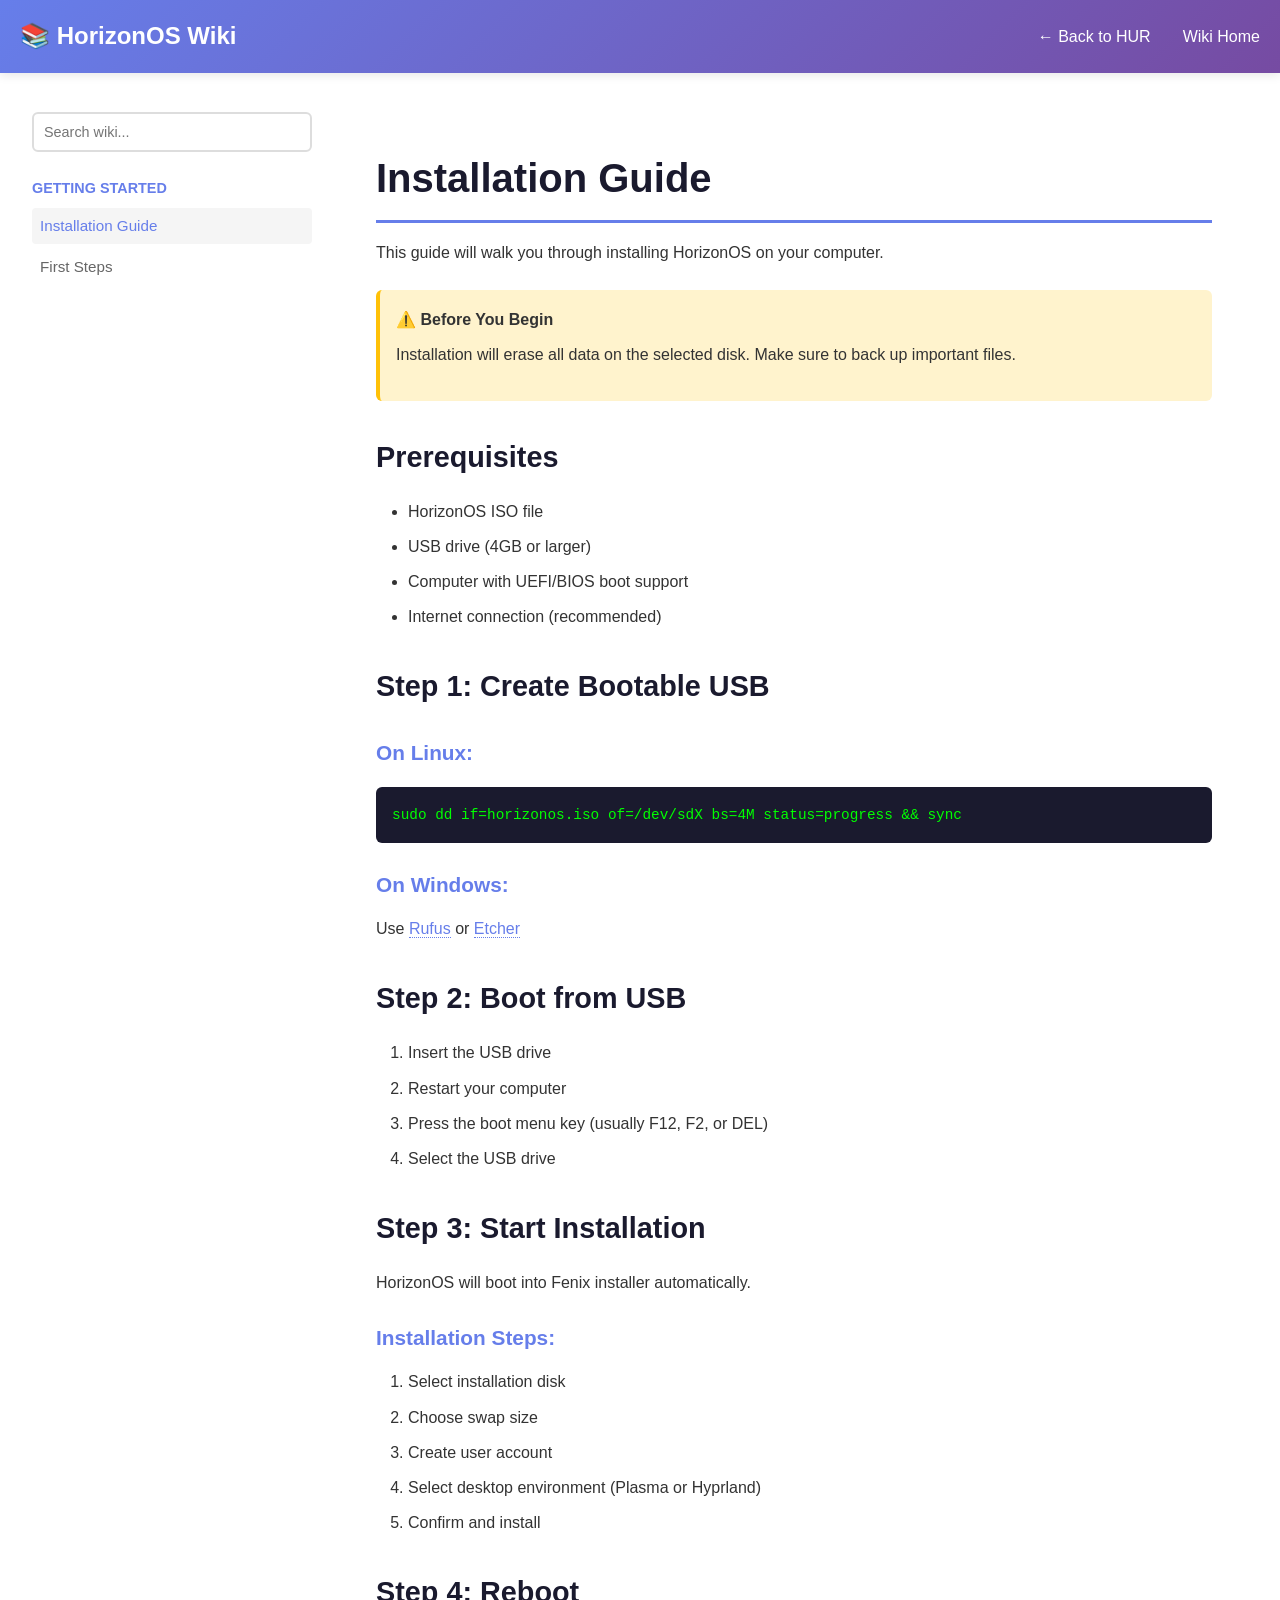
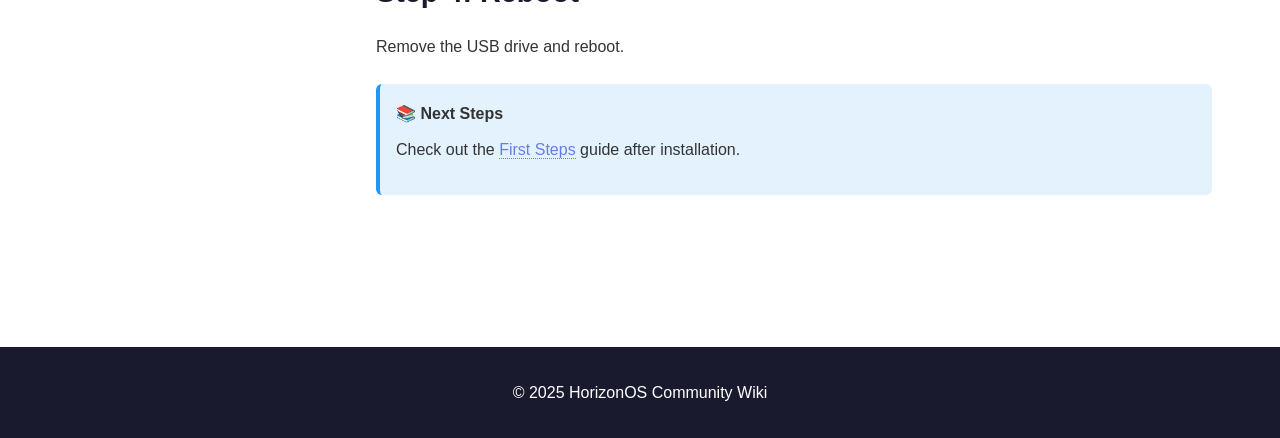
<file: wiki/installation.html>
<!DOCTYPE html>
<html lang="en">
<head>
    <meta charset="UTF-8">
    <meta name="viewport" content="width=device-width, initial-scale=1.0">
    <title>Installation Guide - HorizonOS Wiki</title>
    <link rel="stylesheet" href="../assets/css/wiki.css">
</head>
<body>
    <nav class="navbar">
        <div class="container">
            <div class="nav-brand">
                <h1>📚 HorizonOS Wiki</h1>
            </div>
            <ul class="nav-menu">
                <li><a href="../index.html">← Back to HUR</a></li>
                <li><a href="index.html">Wiki Home</a></li>
            </ul>
        </div>
    </nav>

    <div class="wiki-container">
        <aside class="sidebar">
            <div class="search-box">
                <input type="text" placeholder="Search wiki...">
            </div>
            <nav class="wiki-nav">
                <h3>Getting Started</h3>
                <ul>
                    <li><a href="installation.html" style="background: var(--light); color: var(--primary);">Installation Guide</a></li>
                    <li><a href="first-steps.html">First Steps</a></li>
                </ul>
            </nav>
        </aside>

        <main class="wiki-content">
            <h1>Installation Guide</h1>
            
            <p>This guide will walk you through installing HorizonOS on your computer.</p>

            <div class="warning-box">
                <strong>⚠️ Before You Begin</strong>
                <p>Installation will erase all data on the selected disk. Make sure to back up important files.</p>
            </div>

            <h2>Prerequisites</h2>
            <ul>
                <li>HorizonOS ISO file</li>
                <li>USB drive (4GB or larger)</li>
                <li>Computer with UEFI/BIOS boot support</li>
                <li>Internet connection (recommended)</li>
            </ul>

            <h2>Step 1: Create Bootable USB</h2>
            <h3>On Linux:</h3>
            <pre><code>sudo dd if=horizonos.iso of=/dev/sdX bs=4M status=progress && sync</code></pre>

            <h3>On Windows:</h3>
            <p>Use <a href="https://rufus.ie/">Rufus</a> or <a href="https://www.balena.io/etcher/">Etcher</a></p>

            <h2>Step 2: Boot from USB</h2>
            <ol>
                <li>Insert the USB drive</li>
                <li>Restart your computer</li>
                <li>Press the boot menu key (usually F12, F2, or DEL)</li>
                <li>Select the USB drive</li>
            </ol>

            <h2>Step 3: Start Installation</h2>
            <p>HorizonOS will boot into Fenix installer automatically.</p>

            <h3>Installation Steps:</h3>
            <ol>
                <li>Select installation disk</li>
                <li>Choose swap size</li>
                <li>Create user account</li>
                <li>Select desktop environment (Plasma or Hyprland)</li>
                <li>Confirm and install</li>
            </ol>

            <h2>Step 4: Reboot</h2>
            <p>Remove the USB drive and reboot.</p>

            <div class="info-box">
                <strong>📚 Next Steps</strong>
                <p>Check out the <a href="first-steps.html">First Steps</a> guide after installation.</p>
            </div>
        </main>
    </div>

    <footer>
        <div class="container">
            <p>&copy; 2025 HorizonOS Community Wiki</p>
        </div>
    </footer>
</body>
</html>
</file>
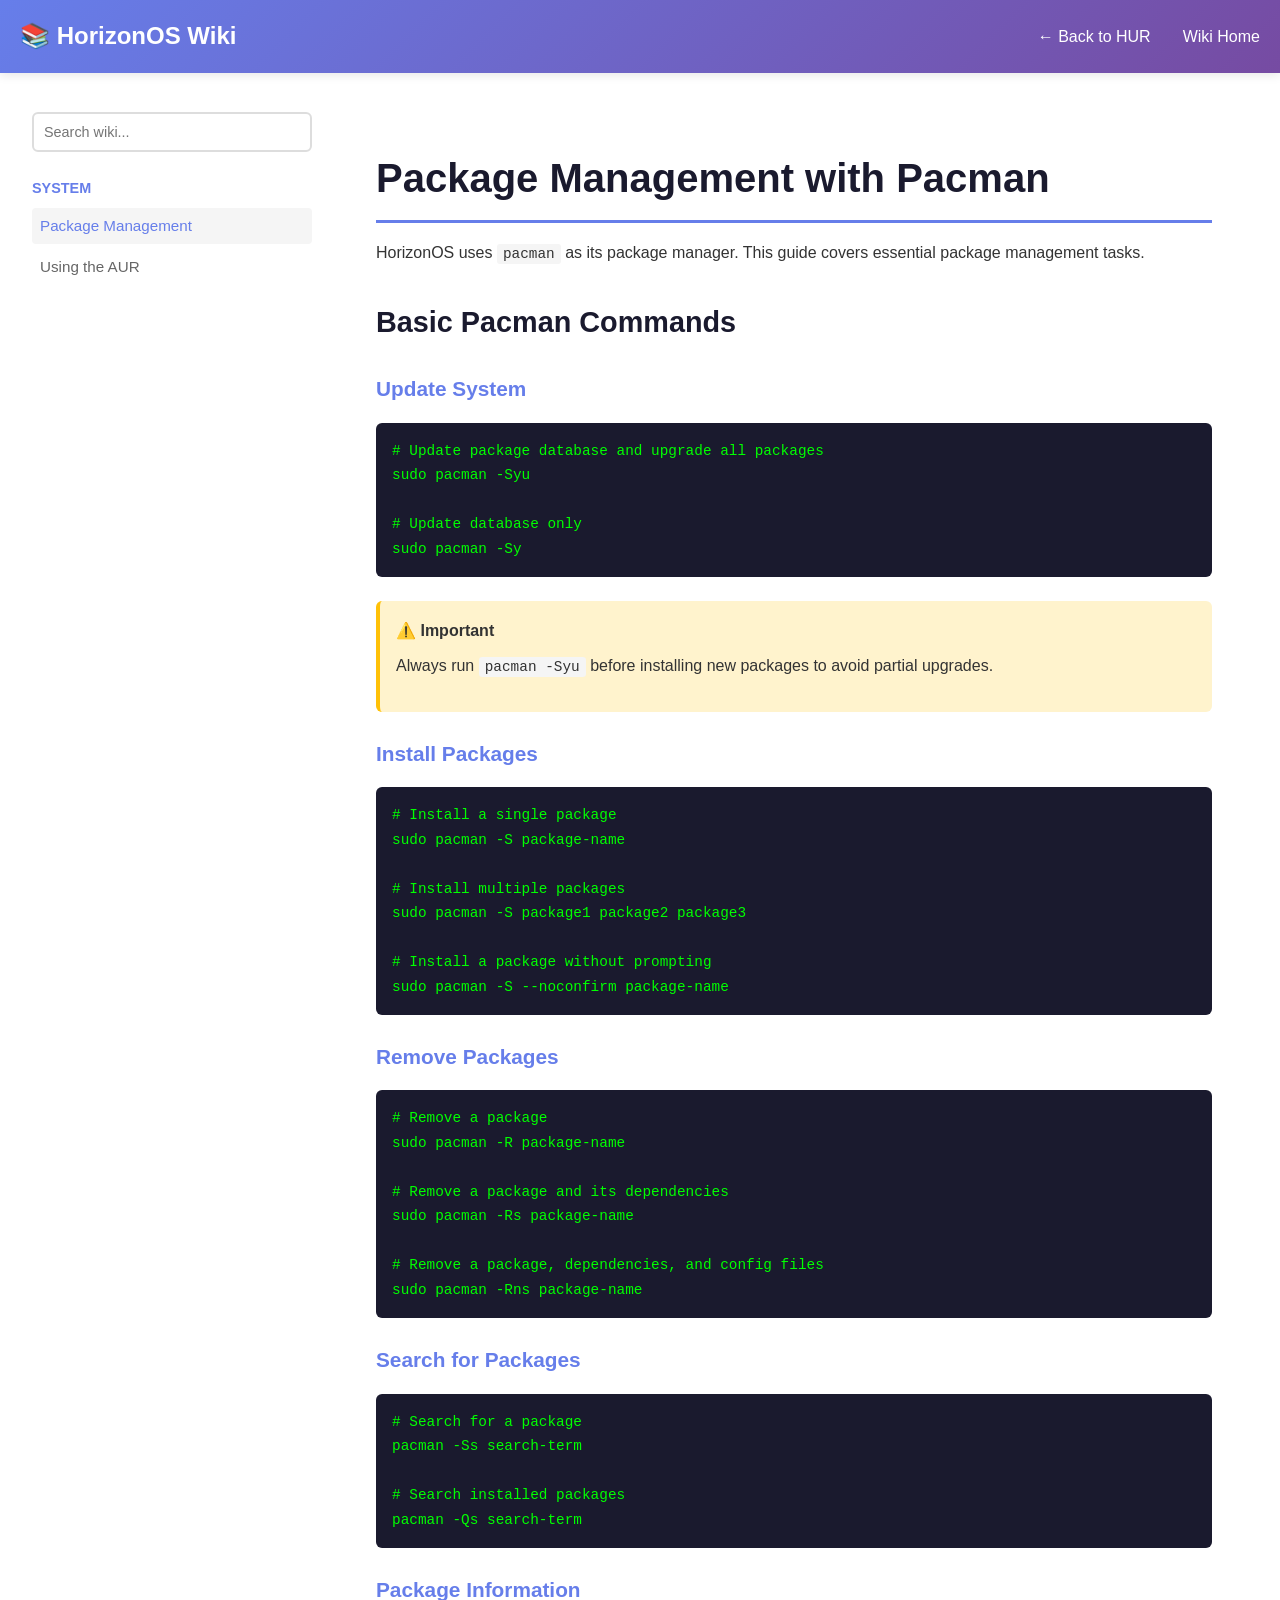
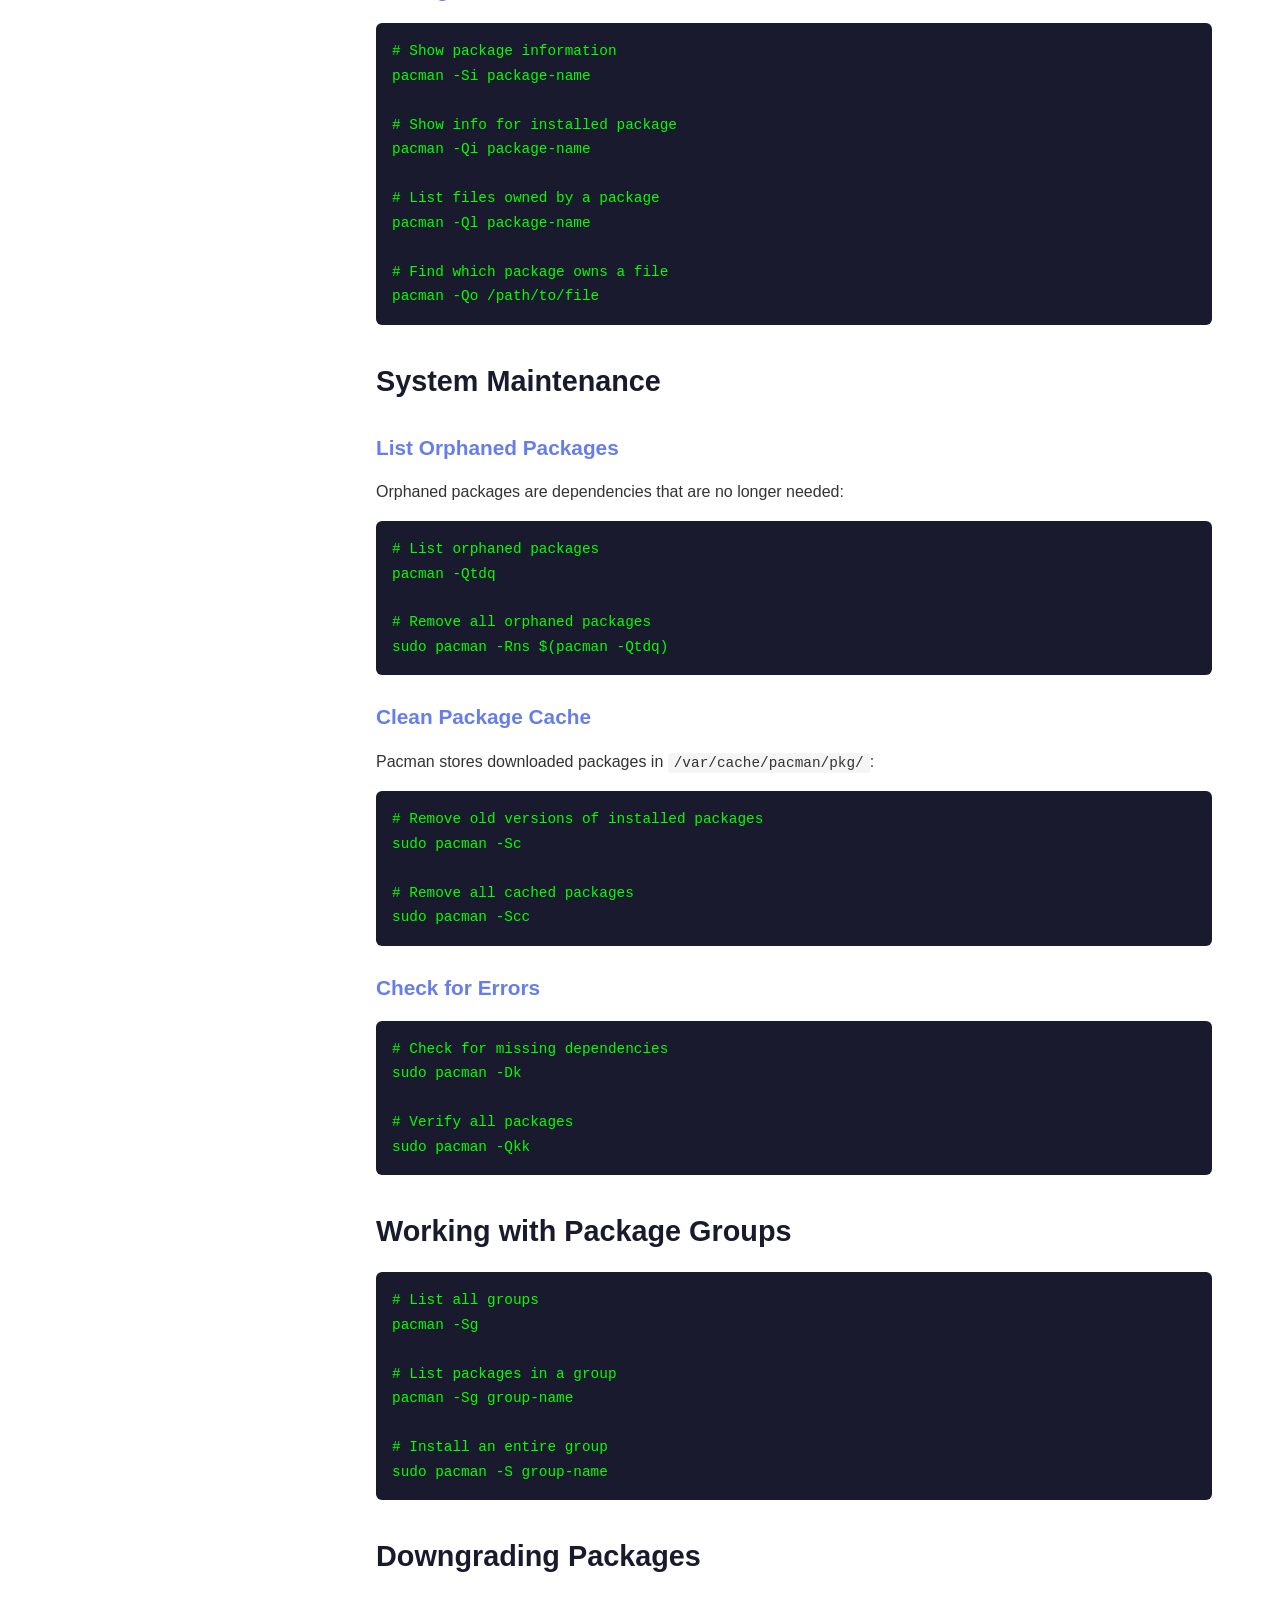
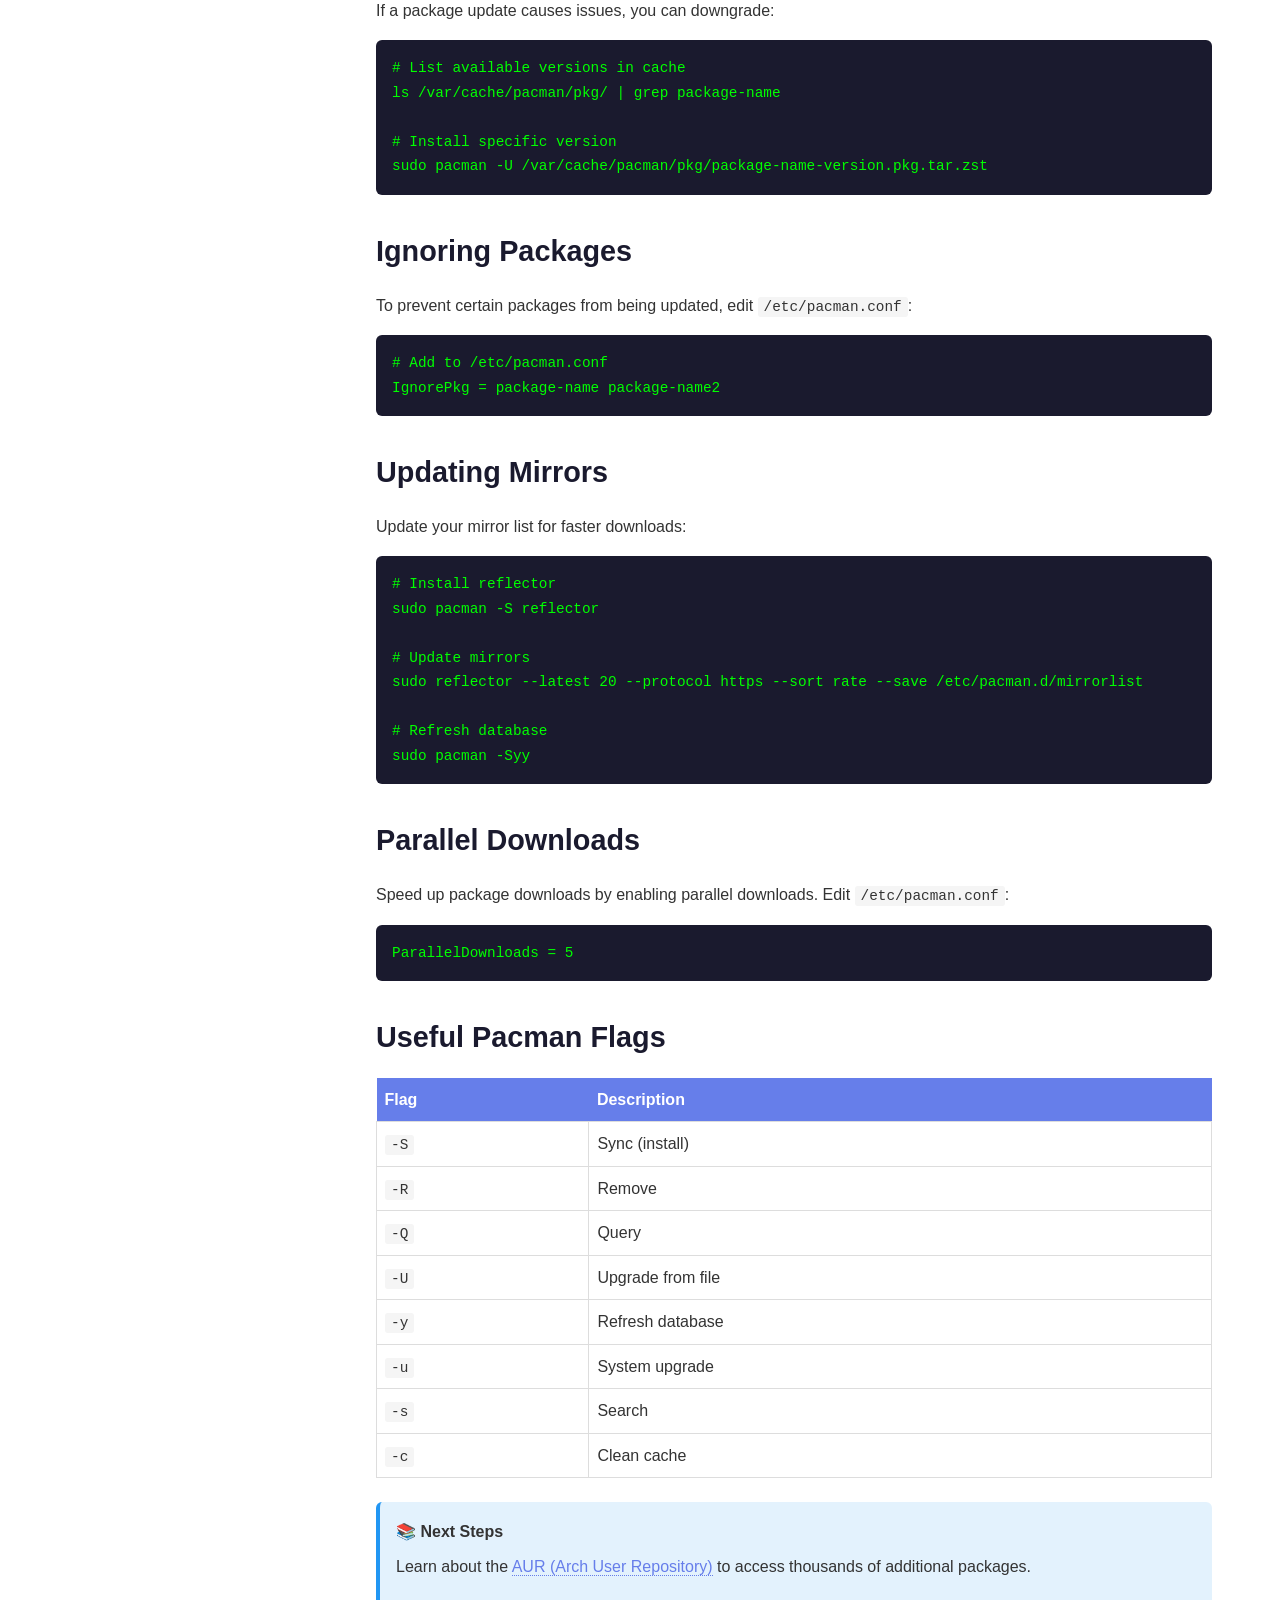
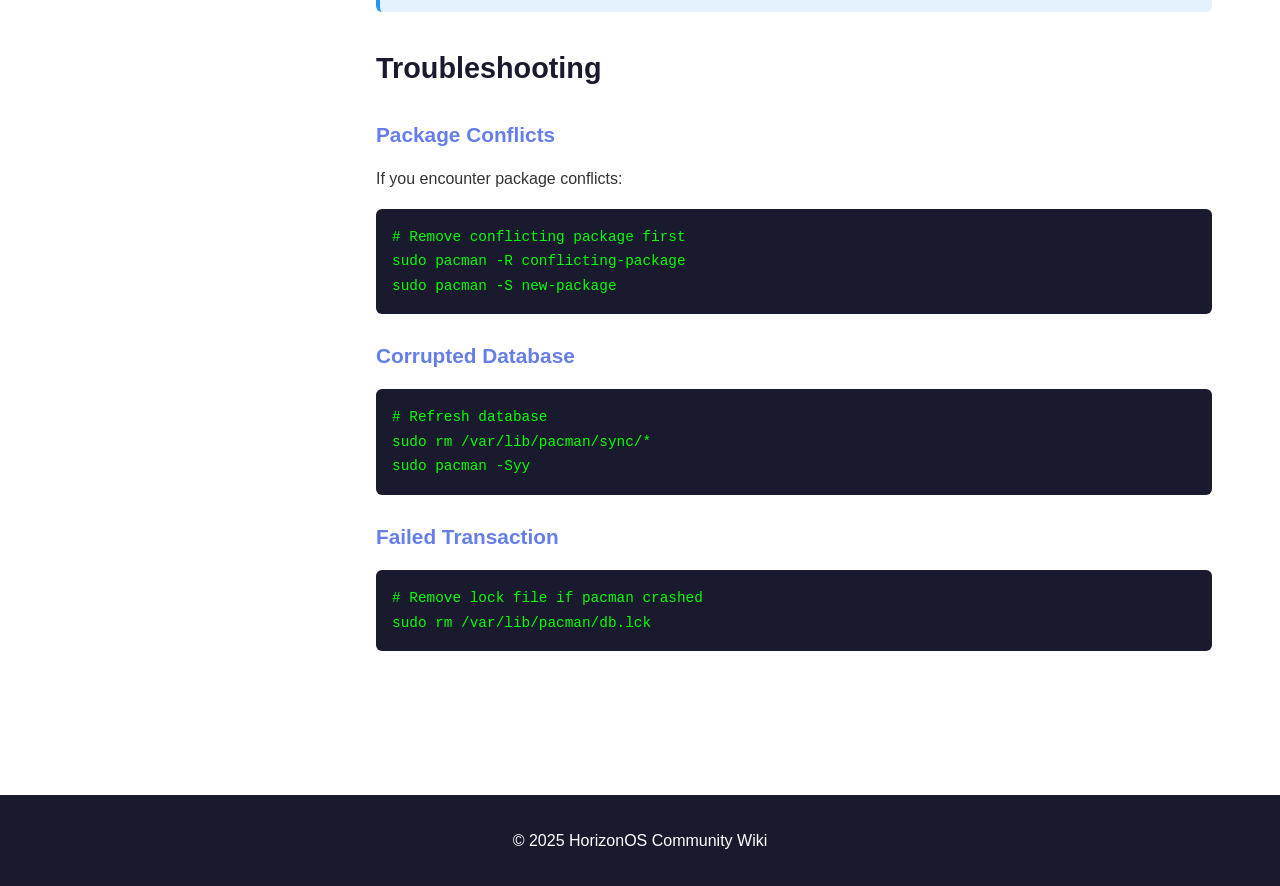
<file: wiki/package-management.html>
<!DOCTYPE html>
<html lang="en">
<head>
    <meta charset="UTF-8">
    <meta name="viewport" content="width=device-width, initial-scale=1.0">
    <title>Package Management - HorizonOS Wiki</title>
    <link rel="stylesheet" href="../assets/css/wiki.css">
</head>
<body>
    <nav class="navbar">
        <div class="container">
            <div class="nav-brand">
                <h1>📚 HorizonOS Wiki</h1>
            </div>
            <ul class="nav-menu">
                <li><a href="../index.html">← Back to HUR</a></li>
                <li><a href="index.html">Wiki Home</a></li>
            </ul>
        </div>
    </nav>

    <div class="wiki-container">
        <aside class="sidebar">
            <div class="search-box">
                <input type="text" placeholder="Search wiki...">
            </div>
            <nav class="wiki-nav">
                <h3>System</h3>
                <ul>
                    <li><a href="package-management.html" style="background: var(--light); color: var(--primary);">Package Management</a></li>
                    <li><a href="aur.html">Using the AUR</a></li>
                </ul>
            </nav>
        </aside>

        <main class="wiki-content">
            <h1>Package Management with Pacman</h1>
            
            <p>HorizonOS uses <code>pacman</code> as its package manager. This guide covers essential package management tasks.</p>

            <h2>Basic Pacman Commands</h2>

            <h3>Update System</h3>
            <pre><code># Update package database and upgrade all packages
sudo pacman -Syu

# Update database only
sudo pacman -Sy</code></pre>

            <div class="warning-box">
                <strong>⚠️ Important</strong>
                <p>Always run <code>pacman -Syu</code> before installing new packages to avoid partial upgrades.</p>
            </div>

            <h3>Install Packages</h3>
            <pre><code># Install a single package
sudo pacman -S package-name

# Install multiple packages
sudo pacman -S package1 package2 package3

# Install a package without prompting
sudo pacman -S --noconfirm package-name</code></pre>

            <h3>Remove Packages</h3>
            <pre><code># Remove a package
sudo pacman -R package-name

# Remove a package and its dependencies
sudo pacman -Rs package-name

# Remove a package, dependencies, and config files
sudo pacman -Rns package-name</code></pre>

            <h3>Search for Packages</h3>
            <pre><code># Search for a package
pacman -Ss search-term

# Search installed packages
pacman -Qs search-term</code></pre>

            <h3>Package Information</h3>
            <pre><code># Show package information
pacman -Si package-name

# Show info for installed package
pacman -Qi package-name

# List files owned by a package
pacman -Ql package-name

# Find which package owns a file
pacman -Qo /path/to/file</code></pre>

            <h2>System Maintenance</h2>

            <h3>List Orphaned Packages</h3>
            <p>Orphaned packages are dependencies that are no longer needed:</p>
            <pre><code># List orphaned packages
pacman -Qtdq

# Remove all orphaned packages
sudo pacman -Rns $(pacman -Qtdq)</code></pre>

            <h3>Clean Package Cache</h3>
            <p>Pacman stores downloaded packages in <code>/var/cache/pacman/pkg/</code>:</p>
            <pre><code># Remove old versions of installed packages
sudo pacman -Sc

# Remove all cached packages
sudo pacman -Scc</code></pre>

            <h3>Check for Errors</h3>
            <pre><code># Check for missing dependencies
sudo pacman -Dk

# Verify all packages
sudo pacman -Qkk</code></pre>

            <h2>Working with Package Groups</h2>
            <pre><code># List all groups
pacman -Sg

# List packages in a group
pacman -Sg group-name

# Install an entire group
sudo pacman -S group-name</code></pre>

            <h2>Downgrading Packages</h2>
            <p>If a package update causes issues, you can downgrade:</p>
            <pre><code># List available versions in cache
ls /var/cache/pacman/pkg/ | grep package-name

# Install specific version
sudo pacman -U /var/cache/pacman/pkg/package-name-version.pkg.tar.zst</code></pre>

            <h2>Ignoring Packages</h2>
            <p>To prevent certain packages from being updated, edit <code>/etc/pacman.conf</code>:</p>
            <pre><code># Add to /etc/pacman.conf
IgnorePkg = package-name package-name2</code></pre>

            <h2>Updating Mirrors</h2>
            <p>Update your mirror list for faster downloads:</p>
            <pre><code># Install reflector
sudo pacman -S reflector

# Update mirrors
sudo reflector --latest 20 --protocol https --sort rate --save /etc/pacman.d/mirrorlist

# Refresh database
sudo pacman -Syy</code></pre>

            <h2>Parallel Downloads</h2>
            <p>Speed up package downloads by enabling parallel downloads. Edit <code>/etc/pacman.conf</code>:</p>
            <pre><code>ParallelDownloads = 5</code></pre>

            <h2>Useful Pacman Flags</h2>
            <table style="width: 100%; border-collapse: collapse; margin: 1rem 0;">
                <thead>
                    <tr style="background: var(--primary); color: white;">
                        <th style="padding: 0.5rem; text-align: left;">Flag</th>
                        <th style="padding: 0.5rem; text-align: left;">Description</th>
                    </tr>
                </thead>
                <tbody>
                    <tr>
                        <td style="padding: 0.5rem; border: 1px solid #ddd;"><code>-S</code></td>
                        <td style="padding: 0.5rem; border: 1px solid #ddd;">Sync (install)</td>
                    </tr>
                    <tr>
                        <td style="padding: 0.5rem; border: 1px solid #ddd;"><code>-R</code></td>
                        <td style="padding: 0.5rem; border: 1px solid #ddd;">Remove</td>
                    </tr>
                    <tr>
                        <td style="padding: 0.5rem; border: 1px solid #ddd;"><code>-Q</code></td>
                        <td style="padding: 0.5rem; border: 1px solid #ddd;">Query</td>
                    </tr>
                    <tr>
                        <td style="padding: 0.5rem; border: 1px solid #ddd;"><code>-U</code></td>
                        <td style="padding: 0.5rem; border: 1px solid #ddd;">Upgrade from file</td>
                    </tr>
                    <tr>
                        <td style="padding: 0.5rem; border: 1px solid #ddd;"><code>-y</code></td>
                        <td style="padding: 0.5rem; border: 1px solid #ddd;">Refresh database</td>
                    </tr>
                    <tr>
                        <td style="padding: 0.5rem; border: 1px solid #ddd;"><code>-u</code></td>
                        <td style="padding: 0.5rem; border: 1px solid #ddd;">System upgrade</td>
                    </tr>
                    <tr>
                        <td style="padding: 0.5rem; border: 1px solid #ddd;"><code>-s</code></td>
                        <td style="padding: 0.5rem; border: 1px solid #ddd;">Search</td>
                    </tr>
                    <tr>
                        <td style="padding: 0.5rem; border: 1px solid #ddd;"><code>-c</code></td>
                        <td style="padding: 0.5rem; border: 1px solid #ddd;">Clean cache</td>
                    </tr>
                </tbody>
            </table>

            <div class="info-box">
                <strong>📚 Next Steps</strong>
                <p>Learn about the <a href="aur.html">AUR (Arch User Repository)</a> to access thousands of additional packages.</p>
            </div>

            <h2>Troubleshooting</h2>

            <h3>Package Conflicts</h3>
            <p>If you encounter package conflicts:</p>
            <pre><code># Remove conflicting package first
sudo pacman -R conflicting-package
sudo pacman -S new-package</code></pre>

            <h3>Corrupted Database</h3>
            <pre><code># Refresh database
sudo rm /var/lib/pacman/sync/*
sudo pacman -Syy</code></pre>

            <h3>Failed Transaction</h3>
            <pre><code># Remove lock file if pacman crashed
sudo rm /var/lib/pacman/db.lck</code></pre>
        </main>
    </div>

    <footer>
        <div class="container">
            <p>&copy; 2025 HorizonOS Community Wiki</p>
        </div>
    </footer>
</body>
</html>
</file>
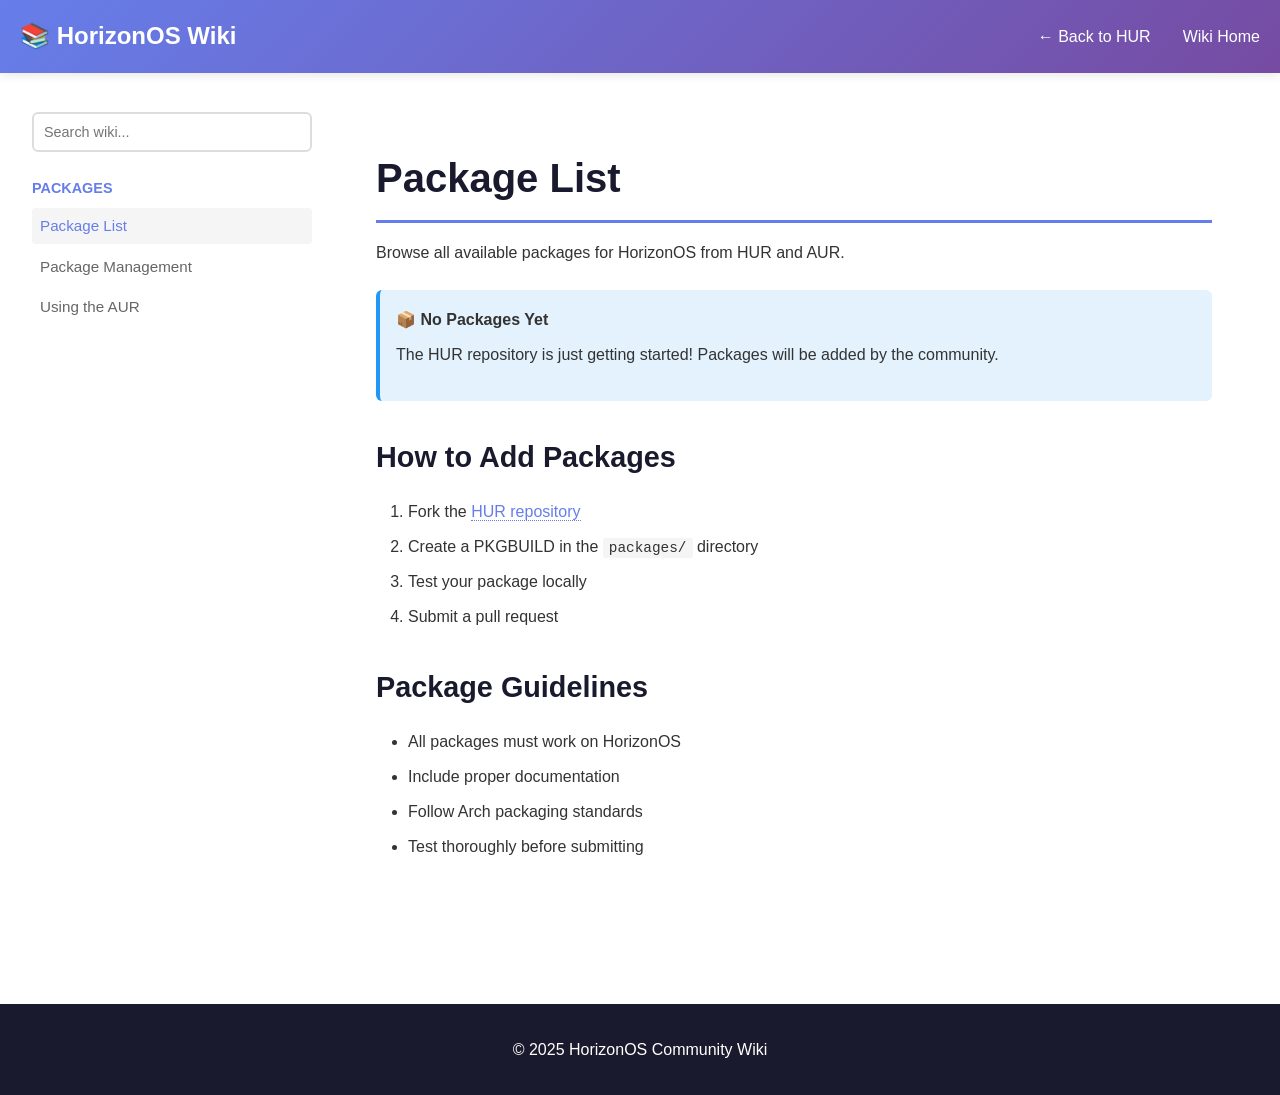
<file: wiki/packages.html>
<!DOCTYPE html>
<html lang="en">
<head>
    <meta charset="UTF-8">
    <meta name="viewport" content="width=device-width, initial-scale=1.0">
    <title>Package List - HorizonOS Wiki</title>
    <link rel="stylesheet" href="../assets/css/wiki.css">
</head>
<body>
    <nav class="navbar">
        <div class="container">
            <div class="nav-brand">
                <h1>📚 HorizonOS Wiki</h1>
            </div>
            <ul class="nav-menu">
                <li><a href="../index.html">← Back to HUR</a></li>
                <li><a href="index.html">Wiki Home</a></li>
            </ul>
        </div>
    </nav>

    <div class="wiki-container">
        <aside class="sidebar">
            <div class="search-box">
                <input type="text" placeholder="Search wiki...">
            </div>
            <nav class="wiki-nav">
                <h3>Packages</h3>
                <ul>
                    <li><a href="packages.html" style="background: var(--light); color: var(--primary);">Package List</a></li>
                    <li><a href="package-management.html">Package Management</a></li>
                    <li><a href="aur.html">Using the AUR</a></li>
                </ul>
            </nav>
        </aside>

        <main class="wiki-content">
            <h1>Package List</h1>
            
            <p>Browse all available packages for HorizonOS from HUR and AUR.</p>

            <div class="info-box">
                <strong>📦 No Packages Yet</strong>
                <p>The HUR repository is just getting started! Packages will be added by the community.</p>
            </div>

            <h2>How to Add Packages</h2>
            <ol>
                <li>Fork the <a href="https://github.com/Horizon-user-repository/hur">HUR repository</a></li>
                <li>Create a PKGBUILD in the <code>packages/</code> directory</li>
                <li>Test your package locally</li>
                <li>Submit a pull request</li>
            </ol>

            <h2>Package Guidelines</h2>
            <ul>
                <li>All packages must work on HorizonOS</li>
                <li>Include proper documentation</li>
                <li>Follow Arch packaging standards</li>
                <li>Test thoroughly before submitting</li>
            </ul>
        </main>
    </div>

    <footer>
        <div class="container">
            <p>&copy; 2025 HorizonOS Community Wiki</p>
        </div>
    </footer>
</body>
</html>
</file>
<file: assets/css/style.css>
* {
    margin: 0;
    padding: 0;
    box-sizing: border-box;
}

:root {
    --primary: #667eea;
    --primary-dark: #764ba2;
    --dark: #1a1a2e;
    --light: #f5f5f5;
}

body {
    font-family: -apple-system, BlinkMacSystemFont, 'Segoe UI', Roboto, Oxygen, Ubuntu, Cantarell, sans-serif;
    line-height: 1.6;
    color: #333;
    background: var(--light);
}

.container {
    max-width: 1200px;
    margin: 0 auto;
    padding: 0 20px;
}

/* Navbar */
.navbar {
    background: linear-gradient(135deg, var(--primary) 0%, var(--primary-dark) 100%);
    color: white;
    padding: 1rem 0;
    position: fixed;
    width: 100%;
    top: 0;
    z-index: 1000;
    box-shadow: 0 2px 10px rgba(0,0,0,0.1);
}

.navbar .container {
    display: flex;
    justify-content: space-between;
    align-items: center;
}

.nav-brand h1 {
    margin: 0;
    font-size: 1.8rem;
}

.tagline {
    font-size: 0.9rem;
    opacity: 0.9;
}

.nav-menu {
    display: flex;
    list-style: none;
    gap: 2rem;
}

.nav-menu a {
    color: white;
    text-decoration: none;
    font-weight: 500;
    transition: opacity 0.3s;
}

.nav-menu a:hover {
    opacity: 0.8;
}

/* Hero Section */
.hero {
    background: linear-gradient(135deg, var(--primary) 0%, var(--primary-dark) 100%);
    color: white;
    padding: 150px 0 100px;
    text-align: center;
    margin-top: 60px;
}

.hero-title {
    font-size: 3.5rem;
    margin-bottom: 1rem;
    animation: fadeInUp 0.8s;
}

.hero-subtitle {
    font-size: 1.5rem;
    margin-bottom: 2rem;
    opacity: 0.9;
    animation: fadeInUp 0.8s 0.2s backwards;
}

.hero-buttons {
    display: flex;
    gap: 1rem;
    justify-content: center;
    animation: fadeInUp 0.8s 0.4s backwards;
    flex-wrap: wrap;
}

@keyframes fadeInUp {
    from {
        opacity: 0;
        transform: translateY(30px);
    }
    to {
        opacity: 1;
        transform: translateY(0);
    }
}

/* Buttons */
.btn {
    padding: 12px 30px;
    border-radius: 8px;
    text-decoration: none;
    font-weight: 600;
    transition: all 0.3s;
    display: inline-block;
}

.btn-primary {
    background: white;
    color: var(--primary);
}

.btn-primary:hover {
    transform: translateY(-2px);
    box-shadow: 0 5px 15px rgba(0,0,0,0.2);
}

.btn-secondary {
    background: transparent;
    color: white;
    border: 2px solid white;
}

.btn-secondary:hover {
    background: white;
    color: var(--primary);
}

/* Quick Start Section */
.quick-start {
    padding: 80px 0;
    background: white;
}

.quick-start h2 {
    text-align: center;
    font-size: 2.5rem;
    margin-bottom: 2rem;
    color: var(--dark);
}

.installation-box {
    background: var(--light);
    padding: 2rem;
    border-radius: 12px;
    box-shadow: 0 2px 10px rgba(0,0,0,0.1);
    max-width: 800px;
    margin: 0 auto;
}

.installation-box h3 {
    color: var(--primary);
    margin-bottom: 1rem;
}

.installation-box pre {
    background: var(--dark);
    color: #00ff00;
    padding: 1.5rem;
    border-radius: 8px;
    overflow-x: auto;
}

.installation-box code {
    font-family: 'Courier New', monospace;
    font-size: 0.9rem;
}

/* Contribute Section */
.contribute {
    padding: 80px 0;
    background: var(--light);
    text-align: center;
}

.contribute h2 {
    font-size: 2.5rem;
    margin-bottom: 1rem;
    color: var(--dark);
}

.contribute > p {
    font-size: 1.2rem;
    color: #666;
    margin-bottom: 3rem;
}

.contribute-steps {
    display: grid;
    grid-template-columns: repeat(auto-fit, minmax(250px, 1fr));
    gap: 2rem;
    margin-bottom: 3rem;
}

.step {
    background: white;
    padding: 2rem;
    border-radius: 12px;
    box-shadow: 0 2px 10px rgba(0,0,0,0.1);
}

.step-number {
    background: linear-gradient(135deg, var(--primary) 0%, var(--primary-dark) 100%);
    color: white;
    width: 50px;
    height: 50px;
    border-radius: 50%;
    display: flex;
    align-items: center;
    justify-content: center;
    font-size: 1.5rem;
    font-weight: bold;
    margin: 0 auto 1rem;
}

/* Footer */
footer {
    background: var(--dark);
    color: white;
    padding: 2rem 0;
    text-align: center;
}

.social-links {
    margin-top: 1rem;
    display: flex;
    gap: 2rem;
    justify-content: center;
}

.social-links a {
    color: white;
    text-decoration: none;
    transition: opacity 0.3s;
}

.social-links a:hover {
    opacity: 0.7;
}

/* Responsive */
@media (max-width: 768px) {
    .hero-title {
        font-size: 2.5rem;
    }
    
    .nav-menu {
        gap: 1rem;
        font-size: 0.9rem;
    }
    
    .hero-buttons {
        flex-direction: column;
    }
}
</file>
<file: assets/css/wiki.css>
* {
    margin: 0;
    padding: 0;
    box-sizing: border-box;
}

:root {
    --primary: #667eea;
    --primary-dark: #764ba2;
    --dark: #1a1a2e;
    --light: #f5f5f5;
}

body {
    font-family: -apple-system, BlinkMacSystemFont, 'Segoe UI', Roboto, sans-serif;
    line-height: 1.7;
    color: #333;
    background: #fff;
}

.container {
    max-width: 1400px;
    margin: 0 auto;
    padding: 0 20px;
}

/* Navbar */
.navbar {
    background: linear-gradient(135deg, var(--primary) 0%, var(--primary-dark) 100%);
    color: white;
    padding: 1rem 0;
    position: fixed;
    width: 100%;
    top: 0;
    z-index: 1000;
    box-shadow: 0 2px 10px rgba(0,0,0,0.1);
}

.navbar .container {
    display: flex;
    justify-content: space-between;
    align-items: center;
}

.nav-brand h1 {
    font-size: 1.5rem;
}

.nav-menu {
    display: flex;
    list-style: none;
    gap: 2rem;
}

.nav-menu a {
    color: white;
    text-decoration: none;
    font-weight: 500;
}

/* Wiki Container */
.wiki-container {
    display: grid;
    grid-template-columns: 280px 1fr;
    gap: 2rem;
    max-width: 1400px;
    margin: 80px auto 0;
    padding: 2rem;
}

/* Sidebar */
.sidebar {
    position: sticky;
    top: 100px;
    height: fit-content;
}

.search-box {
    margin-bottom: 1.5rem;
}

.search-box input {
    width: 100%;
    padding: 10px;
    border: 2px solid #ddd;
    border-radius: 6px;
    font-size: 0.9rem;
}

.search-box input:focus {
    outline: none;
    border-color: var(--primary);
}

.wiki-nav h3 {
    color: var(--primary);
    font-size: 0.9rem;
    text-transform: uppercase;
    margin-top: 1.5rem;
    margin-bottom: 0.5rem;
}

.wiki-nav ul {
    list-style: none;
    margin-bottom: 1rem;
}

.wiki-nav ul li {
    margin-bottom: 0.3rem;
}

.wiki-nav ul li a {
    color: #666;
    text-decoration: none;
    font-size: 0.95rem;
    display: block;
    padding: 0.3rem 0.5rem;
    border-radius: 4px;
    transition: all 0.2s;
}

.wiki-nav ul li a:hover {
    background: var(--light);
    color: var(--primary);
    padding-left: 1rem;
}

/* Wiki Content */
.wiki-content {
    max-width: 900px;
    background: white;
    padding: 2rem;
}

.wiki-content h1 {
    color: var(--dark);
    font-size: 2.5rem;
    margin-bottom: 1rem;
    border-bottom: 3px solid var(--primary);
    padding-bottom: 0.5rem;
}

.wiki-content h2 {
    color: var(--dark);
    font-size: 1.8rem;
    margin-top: 2rem;
    margin-bottom: 1rem;
}

.wiki-content h3 {
    color: var(--primary);
    font-size: 1.3rem;
    margin-top: 1.5rem;
    margin-bottom: 0.8rem;
}

.wiki-content p {
    margin-bottom: 1rem;
}

.wiki-content code {
    background: var(--light);
    padding: 2px 6px;
    border-radius: 3px;
    font-family: 'Courier New', monospace;
    font-size: 0.9em;
}

.wiki-content pre {
    background: var(--dark);
    color: #00ff00;
    padding: 1rem;
    border-radius: 6px;
    overflow-x: auto;
    margin: 1rem 0;
}

.wiki-content pre code {
    background: none;
    color: inherit;
    padding: 0;
}

.wiki-content ul, .wiki-content ol {
    margin-left: 2rem;
    margin-bottom: 1rem;
}

.wiki-content li {
    margin-bottom: 0.5rem;
}

.wiki-content a {
    color: var(--primary);
    text-decoration: none;
    border-bottom: 1px dotted var(--primary);
}

.wiki-content a:hover {
    border-bottom-style: solid;
}

/* Info Boxes */
.info-box, .warning-box {
    padding: 1rem;
    border-radius: 6px;
    margin: 1.5rem 0;
}

.info-box {
    background: #e3f2fd;
    border-left: 4px solid #2196f3;
}

.warning-box {
    background: #fff3cd;
    border-left: 4px solid #ffc107;
}

.info-box strong, .warning-box strong {
    display: block;
    margin-bottom: 0.5rem;
}

/* Card Grid */
.card-grid {
    display: grid;
    grid-template-columns: repeat(auto-fit, minmax(200px, 1fr));
    gap: 1.5rem;
    margin: 2rem 0;
}

.wiki-card {
    background: var(--light);
    padding: 1.5rem;
    border-radius: 8px;
    border-left: 3px solid var(--primary);
    transition: transform 0.3s;
}

.wiki-card:hover {
    transform: translateX(5px);
}

.wiki-card h3 {
    margin-top: 0;
}

.wiki-card a {
    color: var(--primary);
    font-weight: 600;
}

/* Article List */
.article-list {
    list-style: none;
    margin-left: 0;
}

.article-list li {
    padding: 0.8rem;
    margin-bottom: 0.5rem;
    border-left: 3px solid var(--light);
    transition: all 0.3s;
}

.article-list li:hover {
    border-left-color: var(--primary);
    background: var(--light);
}

/* Footer */
footer {
    background: var(--dark);
    color: white;
    padding: 2rem 0;
    text-align: center;
    margin-top: 4rem;
}

/* Responsive */
@media (max-width: 968px) {
    .wiki-container {
        grid-template-columns: 1fr;
    }
    
    .sidebar {
        position: relative;
        top: 0;
    }
}
</file>
